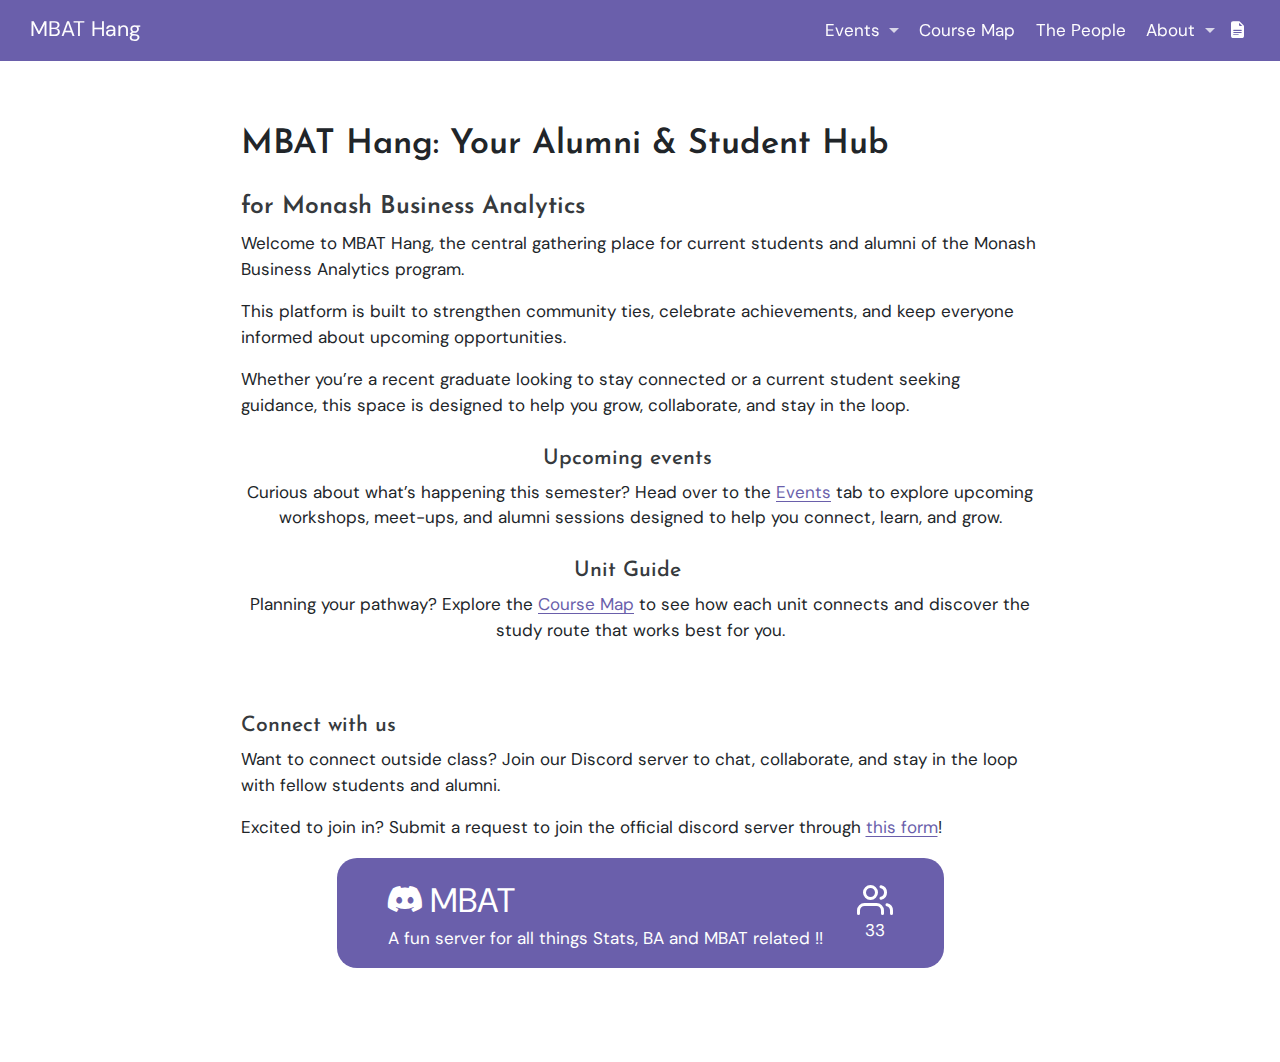
<file: index.html>
<!DOCTYPE html>
<html xmlns="http://www.w3.org/1999/xhtml" lang="en" xml:lang="en"><head>

<meta charset="utf-8">
<meta name="generator" content="quarto-1.7.32">

<meta name="viewport" content="width=device-width, initial-scale=1.0, user-scalable=yes">


<title>MBAT Hang</title>
<style>
code{white-space: pre-wrap;}
span.smallcaps{font-variant: small-caps;}
div.columns{display: flex; gap: min(4vw, 1.5em);}
div.column{flex: auto; overflow-x: auto;}
div.hanging-indent{margin-left: 1.5em; text-indent: -1.5em;}
ul.task-list{list-style: none;}
ul.task-list li input[type="checkbox"] {
  width: 0.8em;
  margin: 0 0.8em 0.2em -1em; /* quarto-specific, see https://github.com/quarto-dev/quarto-cli/issues/4556 */ 
  vertical-align: middle;
}
</style>


<script src="site_libs/quarto-nav/quarto-nav.js"></script>
<script src="site_libs/clipboard/clipboard.min.js"></script>
<script src="site_libs/quarto-search/autocomplete.umd.js"></script>
<script src="site_libs/quarto-search/fuse.min.js"></script>
<script src="site_libs/quarto-search/quarto-search.js"></script>
<meta name="quarto:offset" content="./">
<script src="site_libs/quarto-html/quarto.js" type="module"></script>
<script src="site_libs/quarto-html/tabsets/tabsets.js" type="module"></script>
<script src="site_libs/quarto-html/popper.min.js"></script>
<script src="site_libs/quarto-html/tippy.umd.min.js"></script>
<script src="site_libs/quarto-html/anchor.min.js"></script>
<link href="site_libs/quarto-html/tippy.css" rel="stylesheet">
<link href="site_libs/quarto-html/quarto-syntax-highlighting-bd1cbf55dbcebeb55868b6defe49ed7b.css" rel="stylesheet" id="quarto-text-highlighting-styles">
<script src="site_libs/bootstrap/bootstrap.min.js"></script>
<link href="site_libs/bootstrap/bootstrap-icons.css" rel="stylesheet">
<link href="site_libs/bootstrap/bootstrap-0cffda10bfefa6bafec99be425b0e929.min.css" rel="stylesheet" append-hash="true" id="quarto-bootstrap" data-mode="light">
<script id="quarto-search-options" type="application/json">{
  "location": "navbar",
  "copy-button": false,
  "collapse-after": 3,
  "panel-placement": "end",
  "type": "overlay",
  "limit": 50,
  "keyboard-shortcut": [
    "f",
    "/",
    "s"
  ],
  "show-item-context": false,
  "language": {
    "search-no-results-text": "No results",
    "search-matching-documents-text": "matching documents",
    "search-copy-link-title": "Copy link to search",
    "search-hide-matches-text": "Hide additional matches",
    "search-more-match-text": "more match in this document",
    "search-more-matches-text": "more matches in this document",
    "search-clear-button-title": "Clear",
    "search-text-placeholder": "",
    "search-detached-cancel-button-title": "Cancel",
    "search-submit-button-title": "Submit",
    "search-label": "Search"
  }
}</script>


<link rel="stylesheet" href="styles.css">
</head>

<body class="nav-fixed fullcontent quarto-light">

<div id="quarto-search-results"></div>
  <header id="quarto-header" class="headroom fixed-top">
    <nav class="navbar navbar-expand-lg " data-bs-theme="dark">
      <div class="navbar-container container-fluid">
      <div class="navbar-brand-container mx-auto">
    <a class="navbar-brand" href="./index.html">
    <span class="navbar-title">MBAT Hang</span>
    </a>
  </div>
          <button class="navbar-toggler" type="button" data-bs-toggle="collapse" data-bs-target="#navbarCollapse" aria-controls="navbarCollapse" role="menu" aria-expanded="false" aria-label="Toggle navigation" onclick="if (window.quartoToggleHeadroom) { window.quartoToggleHeadroom(); }">
  <span class="navbar-toggler-icon"></span>
</button>
          <div class="collapse navbar-collapse" id="navbarCollapse">
            <ul class="navbar-nav navbar-nav-scroll ms-auto">
  <li class="nav-item dropdown ">
    <a class="nav-link dropdown-toggle" href="#" id="nav-menu-events" role="link" data-bs-toggle="dropdown" aria-expanded="false">
 <span class="menu-text">Events</span>
    </a>
    <ul class="dropdown-menu dropdown-menu-end" aria-labelledby="nav-menu-events">    
        <li>
    <a class="dropdown-item" href="./events.html">
 <span class="dropdown-text">Schedule</span></a>
  </li>  
    </ul>
  </li>
  <li class="nav-item">
    <a class="nav-link" href="./course_map.html"> 
<span class="menu-text">Course Map</span></a>
  </li>  
  <li class="nav-item">
    <a class="nav-link" href="./people.html"> 
<span class="menu-text">The People</span></a>
  </li>  
  <li class="nav-item dropdown ">
    <a class="nav-link dropdown-toggle" href="#" id="nav-menu-about" role="link" data-bs-toggle="dropdown" aria-expanded="false">
 <span class="menu-text">About</span>
    </a>
    <ul class="dropdown-menu dropdown-menu-end" aria-labelledby="nav-menu-about">    
        <li>
    <a class="dropdown-item" href="./coc.html">
 <span class="dropdown-text">Code of Conduct</span></a>
  </li>  
    </ul>
  </li>
</ul>
          </div> <!-- /navcollapse -->
            <div class="quarto-navbar-tools">
    <a href="https://forms.gle/F8naqubjujRqYnN9A" title="" class="quarto-navigation-tool px-1" aria-label=""><i class="bi bi-file-earmark-text-fill"></i></a>
</div>
      </div> <!-- /container-fluid -->
    </nav>
</header>
<!-- content -->
<div id="quarto-content" class="quarto-container page-columns page-rows-contents page-layout-article page-navbar">
<!-- sidebar -->
<!-- margin-sidebar -->
    
<!-- main -->
<main class="content" id="quarto-document-content"><header id="title-block-header" class="quarto-title-block"></header>




<section id="mbat-hang-your-alumni-student-hub" class="level1">
<h1>MBAT Hang: Your Alumni &amp; Student Hub</h1>
<section id="for-monash-business-analytics" class="level3">
<h3 class="anchored" data-anchor-id="for-monash-business-analytics">for Monash Business Analytics</h3>
<p>Welcome to MBAT Hang, the central gathering place for current students and alumni of the Monash Business Analytics program.</p>
<p>This platform is built to strengthen community ties, celebrate achievements, and keep everyone informed about upcoming opportunities.</p>
<p>Whether you’re a recent graduate looking to stay connected or a current student seeking guidance, this space is designed to help you grow, collaborate, and stay in the loop.</p>
<div class="resources-list">
<section id="upcoming-events" class="level4 resource" style="text-align: center">
<h4 class="anchored" data-anchor-id="upcoming-events">Upcoming events</h4>
<p>Curious about what’s happening this semester? Head over to the <a href="./events.html">Events</a> tab to explore upcoming workshops, meet-ups, and alumni sessions designed to help you connect, learn, and grow.</p>
</section>
<section id="unit-guide" class="level4 resource" style="text-align: center">
<h4 class="anchored" data-anchor-id="unit-guide">Unit Guide</h4>
<p>Planning your pathway? Explore the <a href="./course_map.html">Course Map</a> to see how each unit connects and discover the study route that works best for you.</p>
</section>
</div>
<p><br></p>
<section id="connect-with-us" class="level4 resource">
<h4 class="anchored" data-anchor-id="connect-with-us">Connect with us</h4>
<p>Want to connect outside class? Join our Discord server to chat, collaborate, and stay in the loop with fellow students and alumni.</p>
<p>Excited to join in? Submit a request to join the official discord server through <a href="https://forms.gle/F8naqubjujRqYnN9A">this form</a>!</p>
<div class="discord-server" style="width: fit-content; margin: 0 auto">
<style>
  /* Container */
  .server-card{
    display: flex;
    flex-direction: row;
    align-items:center;
    background:var(--brand-purple);
    padding: 1rem;
    border-radius: 20px;
    box-shadow:var(--shadow);
    color:var(--brand-white);
    margin-bottom: 1rem;
    gap: 2rem;
    cursor: pointer;
    width: fit-content
  }

  /* Text column */
  .server-meta{
    display:flex;
    flex-direction: row;
    gap:4px;
  }

  /* User count chip */
  .users{
    margin-left:auto;
    display:flex;
    align-items:center;
  }
  .users .count{
    text-align:center;
    background:var(--glass);
  }

</style>
<!-- Example card -->
<a href="https://discord.gg/j7C7kGTXfJ" style="text-decoration: none">
  <div class="server-card" id="server-card-1">
    <div style="padding-left: 2rem"> 
    <div style="font-size: 2rem" class="server-name-card"> <i class="bi bi-discord"></i> MBAT </div> 
      <div class="server-desc" id="server-desc-1">A fun server for all things Stats, BA and MBAT related !!</div>
    </div>
    <div style="padding-right: 2rem">
    <div class="label" style="display: flex; flex-direction: column; align-items: center">
        <svg viewbox="0 0 24 24" width="36" height="36" stroke="currentColor" stroke-width="2" fill="none" stroke-linecap="round" stroke-linejoin="round" class="css-i6dzq1"><path d="M17 21v-2a4 4 0 0 0-4-4H5a4 4 0 0 0-4 4v2"></path><circle cx="9" cy="7" r="4"></circle><path d="M23 21v-2a4 4 0 0 0-3-3.87"></path><path d="M16 3.13a4 4 0 0 1 0 7.75"></path></svg>
        <div class="count" id="user-count-1">33</div>
      </div>
    </div>
  </div>
</a>

<script>
  fetch("https://discord.com/api/invites/j7C7kGTXfJ")
    .then((resp) => {
    if(resp.ok) {
      return resp.json()
    } else {
    throw new Error("Discord server data broken")
    }
    })
    .then((json) => {
      document.querySelector(".server-name-card").innerHTML = json.guild.name
      document.querySelector(".server-desc").innerHTML = json.guild.description
      document.querySelector("#user-count-1").innerHTML = json.profile.member_count
    })
</script>
</div>
</section>


</section>
</section>

</main> <!-- /main -->
<script id="quarto-html-after-body" type="application/javascript">
  window.document.addEventListener("DOMContentLoaded", function (event) {
    const icon = "";
    const anchorJS = new window.AnchorJS();
    anchorJS.options = {
      placement: 'right',
      icon: icon
    };
    anchorJS.add('.anchored');
    const isCodeAnnotation = (el) => {
      for (const clz of el.classList) {
        if (clz.startsWith('code-annotation-')) {                     
          return true;
        }
      }
      return false;
    }
    const onCopySuccess = function(e) {
      // button target
      const button = e.trigger;
      // don't keep focus
      button.blur();
      // flash "checked"
      button.classList.add('code-copy-button-checked');
      var currentTitle = button.getAttribute("title");
      button.setAttribute("title", "Copied!");
      let tooltip;
      if (window.bootstrap) {
        button.setAttribute("data-bs-toggle", "tooltip");
        button.setAttribute("data-bs-placement", "left");
        button.setAttribute("data-bs-title", "Copied!");
        tooltip = new bootstrap.Tooltip(button, 
          { trigger: "manual", 
            customClass: "code-copy-button-tooltip",
            offset: [0, -8]});
        tooltip.show();    
      }
      setTimeout(function() {
        if (tooltip) {
          tooltip.hide();
          button.removeAttribute("data-bs-title");
          button.removeAttribute("data-bs-toggle");
          button.removeAttribute("data-bs-placement");
        }
        button.setAttribute("title", currentTitle);
        button.classList.remove('code-copy-button-checked');
      }, 1000);
      // clear code selection
      e.clearSelection();
    }
    const getTextToCopy = function(trigger) {
        const codeEl = trigger.previousElementSibling.cloneNode(true);
        for (const childEl of codeEl.children) {
          if (isCodeAnnotation(childEl)) {
            childEl.remove();
          }
        }
        return codeEl.innerText;
    }
    const clipboard = new window.ClipboardJS('.code-copy-button:not([data-in-quarto-modal])', {
      text: getTextToCopy
    });
    clipboard.on('success', onCopySuccess);
    if (window.document.getElementById('quarto-embedded-source-code-modal')) {
      const clipboardModal = new window.ClipboardJS('.code-copy-button[data-in-quarto-modal]', {
        text: getTextToCopy,
        container: window.document.getElementById('quarto-embedded-source-code-modal')
      });
      clipboardModal.on('success', onCopySuccess);
    }
      var localhostRegex = new RegExp(/^(?:http|https):\/\/localhost\:?[0-9]*\//);
      var mailtoRegex = new RegExp(/^mailto:/);
        var filterRegex = new RegExp("https:\/\/mbat\.numbat\.space");
      var isInternal = (href) => {
          return filterRegex.test(href) || localhostRegex.test(href) || mailtoRegex.test(href);
      }
      // Inspect non-navigation links and adorn them if external
     var links = window.document.querySelectorAll('a[href]:not(.nav-link):not(.navbar-brand):not(.toc-action):not(.sidebar-link):not(.sidebar-item-toggle):not(.pagination-link):not(.no-external):not([aria-hidden]):not(.dropdown-item):not(.quarto-navigation-tool):not(.about-link)');
      for (var i=0; i<links.length; i++) {
        const link = links[i];
        if (!isInternal(link.href)) {
          // undo the damage that might have been done by quarto-nav.js in the case of
          // links that we want to consider external
          if (link.dataset.originalHref !== undefined) {
            link.href = link.dataset.originalHref;
          }
        }
      }
    function tippyHover(el, contentFn, onTriggerFn, onUntriggerFn) {
      const config = {
        allowHTML: true,
        maxWidth: 500,
        delay: 100,
        arrow: false,
        appendTo: function(el) {
            return el.parentElement;
        },
        interactive: true,
        interactiveBorder: 10,
        theme: 'quarto',
        placement: 'bottom-start',
      };
      if (contentFn) {
        config.content = contentFn;
      }
      if (onTriggerFn) {
        config.onTrigger = onTriggerFn;
      }
      if (onUntriggerFn) {
        config.onUntrigger = onUntriggerFn;
      }
      window.tippy(el, config); 
    }
    const noterefs = window.document.querySelectorAll('a[role="doc-noteref"]');
    for (var i=0; i<noterefs.length; i++) {
      const ref = noterefs[i];
      tippyHover(ref, function() {
        // use id or data attribute instead here
        let href = ref.getAttribute('data-footnote-href') || ref.getAttribute('href');
        try { href = new URL(href).hash; } catch {}
        const id = href.replace(/^#\/?/, "");
        const note = window.document.getElementById(id);
        if (note) {
          return note.innerHTML;
        } else {
          return "";
        }
      });
    }
    const xrefs = window.document.querySelectorAll('a.quarto-xref');
    const processXRef = (id, note) => {
      // Strip column container classes
      const stripColumnClz = (el) => {
        el.classList.remove("page-full", "page-columns");
        if (el.children) {
          for (const child of el.children) {
            stripColumnClz(child);
          }
        }
      }
      stripColumnClz(note)
      if (id === null || id.startsWith('sec-')) {
        // Special case sections, only their first couple elements
        const container = document.createElement("div");
        if (note.children && note.children.length > 2) {
          container.appendChild(note.children[0].cloneNode(true));
          for (let i = 1; i < note.children.length; i++) {
            const child = note.children[i];
            if (child.tagName === "P" && child.innerText === "") {
              continue;
            } else {
              container.appendChild(child.cloneNode(true));
              break;
            }
          }
          if (window.Quarto?.typesetMath) {
            window.Quarto.typesetMath(container);
          }
          return container.innerHTML
        } else {
          if (window.Quarto?.typesetMath) {
            window.Quarto.typesetMath(note);
          }
          return note.innerHTML;
        }
      } else {
        // Remove any anchor links if they are present
        const anchorLink = note.querySelector('a.anchorjs-link');
        if (anchorLink) {
          anchorLink.remove();
        }
        if (window.Quarto?.typesetMath) {
          window.Quarto.typesetMath(note);
        }
        if (note.classList.contains("callout")) {
          return note.outerHTML;
        } else {
          return note.innerHTML;
        }
      }
    }
    for (var i=0; i<xrefs.length; i++) {
      const xref = xrefs[i];
      tippyHover(xref, undefined, function(instance) {
        instance.disable();
        let url = xref.getAttribute('href');
        let hash = undefined; 
        if (url.startsWith('#')) {
          hash = url;
        } else {
          try { hash = new URL(url).hash; } catch {}
        }
        if (hash) {
          const id = hash.replace(/^#\/?/, "");
          const note = window.document.getElementById(id);
          if (note !== null) {
            try {
              const html = processXRef(id, note.cloneNode(true));
              instance.setContent(html);
            } finally {
              instance.enable();
              instance.show();
            }
          } else {
            // See if we can fetch this
            fetch(url.split('#')[0])
            .then(res => res.text())
            .then(html => {
              const parser = new DOMParser();
              const htmlDoc = parser.parseFromString(html, "text/html");
              const note = htmlDoc.getElementById(id);
              if (note !== null) {
                const html = processXRef(id, note);
                instance.setContent(html);
              } 
            }).finally(() => {
              instance.enable();
              instance.show();
            });
          }
        } else {
          // See if we can fetch a full url (with no hash to target)
          // This is a special case and we should probably do some content thinning / targeting
          fetch(url)
          .then(res => res.text())
          .then(html => {
            const parser = new DOMParser();
            const htmlDoc = parser.parseFromString(html, "text/html");
            const note = htmlDoc.querySelector('main.content');
            if (note !== null) {
              // This should only happen for chapter cross references
              // (since there is no id in the URL)
              // remove the first header
              if (note.children.length > 0 && note.children[0].tagName === "HEADER") {
                note.children[0].remove();
              }
              const html = processXRef(null, note);
              instance.setContent(html);
            } 
          }).finally(() => {
            instance.enable();
            instance.show();
          });
        }
      }, function(instance) {
      });
    }
        let selectedAnnoteEl;
        const selectorForAnnotation = ( cell, annotation) => {
          let cellAttr = 'data-code-cell="' + cell + '"';
          let lineAttr = 'data-code-annotation="' +  annotation + '"';
          const selector = 'span[' + cellAttr + '][' + lineAttr + ']';
          return selector;
        }
        const selectCodeLines = (annoteEl) => {
          const doc = window.document;
          const targetCell = annoteEl.getAttribute("data-target-cell");
          const targetAnnotation = annoteEl.getAttribute("data-target-annotation");
          const annoteSpan = window.document.querySelector(selectorForAnnotation(targetCell, targetAnnotation));
          const lines = annoteSpan.getAttribute("data-code-lines").split(",");
          const lineIds = lines.map((line) => {
            return targetCell + "-" + line;
          })
          let top = null;
          let height = null;
          let parent = null;
          if (lineIds.length > 0) {
              //compute the position of the single el (top and bottom and make a div)
              const el = window.document.getElementById(lineIds[0]);
              top = el.offsetTop;
              height = el.offsetHeight;
              parent = el.parentElement.parentElement;
            if (lineIds.length > 1) {
              const lastEl = window.document.getElementById(lineIds[lineIds.length - 1]);
              const bottom = lastEl.offsetTop + lastEl.offsetHeight;
              height = bottom - top;
            }
            if (top !== null && height !== null && parent !== null) {
              // cook up a div (if necessary) and position it 
              let div = window.document.getElementById("code-annotation-line-highlight");
              if (div === null) {
                div = window.document.createElement("div");
                div.setAttribute("id", "code-annotation-line-highlight");
                div.style.position = 'absolute';
                parent.appendChild(div);
              }
              div.style.top = top - 2 + "px";
              div.style.height = height + 4 + "px";
              div.style.left = 0;
              let gutterDiv = window.document.getElementById("code-annotation-line-highlight-gutter");
              if (gutterDiv === null) {
                gutterDiv = window.document.createElement("div");
                gutterDiv.setAttribute("id", "code-annotation-line-highlight-gutter");
                gutterDiv.style.position = 'absolute';
                const codeCell = window.document.getElementById(targetCell);
                const gutter = codeCell.querySelector('.code-annotation-gutter');
                gutter.appendChild(gutterDiv);
              }
              gutterDiv.style.top = top - 2 + "px";
              gutterDiv.style.height = height + 4 + "px";
            }
            selectedAnnoteEl = annoteEl;
          }
        };
        const unselectCodeLines = () => {
          const elementsIds = ["code-annotation-line-highlight", "code-annotation-line-highlight-gutter"];
          elementsIds.forEach((elId) => {
            const div = window.document.getElementById(elId);
            if (div) {
              div.remove();
            }
          });
          selectedAnnoteEl = undefined;
        };
          // Handle positioning of the toggle
      window.addEventListener(
        "resize",
        throttle(() => {
          elRect = undefined;
          if (selectedAnnoteEl) {
            selectCodeLines(selectedAnnoteEl);
          }
        }, 10)
      );
      function throttle(fn, ms) {
      let throttle = false;
      let timer;
        return (...args) => {
          if(!throttle) { // first call gets through
              fn.apply(this, args);
              throttle = true;
          } else { // all the others get throttled
              if(timer) clearTimeout(timer); // cancel #2
              timer = setTimeout(() => {
                fn.apply(this, args);
                timer = throttle = false;
              }, ms);
          }
        };
      }
        // Attach click handler to the DT
        const annoteDls = window.document.querySelectorAll('dt[data-target-cell]');
        for (const annoteDlNode of annoteDls) {
          annoteDlNode.addEventListener('click', (event) => {
            const clickedEl = event.target;
            if (clickedEl !== selectedAnnoteEl) {
              unselectCodeLines();
              const activeEl = window.document.querySelector('dt[data-target-cell].code-annotation-active');
              if (activeEl) {
                activeEl.classList.remove('code-annotation-active');
              }
              selectCodeLines(clickedEl);
              clickedEl.classList.add('code-annotation-active');
            } else {
              // Unselect the line
              unselectCodeLines();
              clickedEl.classList.remove('code-annotation-active');
            }
          });
        }
    const findCites = (el) => {
      const parentEl = el.parentElement;
      if (parentEl) {
        const cites = parentEl.dataset.cites;
        if (cites) {
          return {
            el,
            cites: cites.split(' ')
          };
        } else {
          return findCites(el.parentElement)
        }
      } else {
        return undefined;
      }
    };
    var bibliorefs = window.document.querySelectorAll('a[role="doc-biblioref"]');
    for (var i=0; i<bibliorefs.length; i++) {
      const ref = bibliorefs[i];
      const citeInfo = findCites(ref);
      if (citeInfo) {
        tippyHover(citeInfo.el, function() {
          var popup = window.document.createElement('div');
          citeInfo.cites.forEach(function(cite) {
            var citeDiv = window.document.createElement('div');
            citeDiv.classList.add('hanging-indent');
            citeDiv.classList.add('csl-entry');
            var biblioDiv = window.document.getElementById('ref-' + cite);
            if (biblioDiv) {
              citeDiv.innerHTML = biblioDiv.innerHTML;
            }
            popup.appendChild(citeDiv);
          });
          return popup.innerHTML;
        });
      }
    }
  });
  </script>
</div> <!-- /content -->




</body></html>
</file>
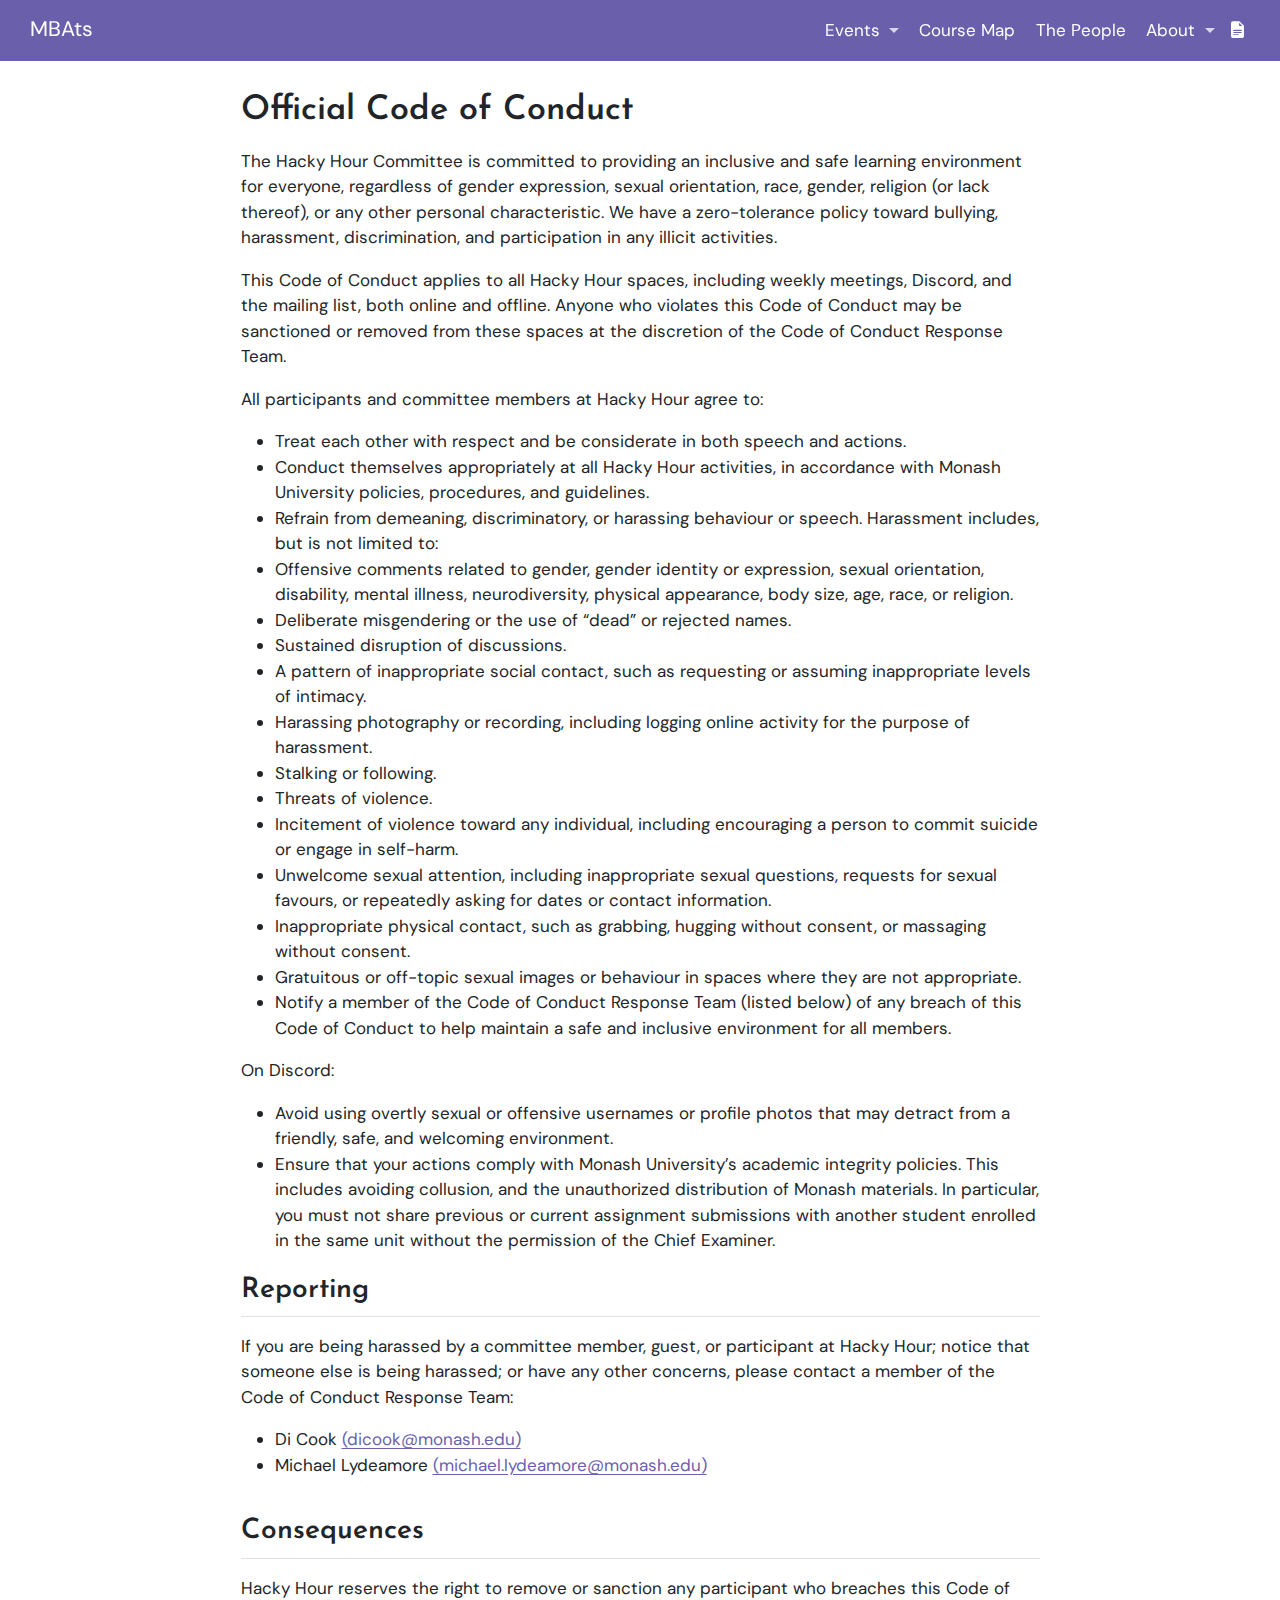
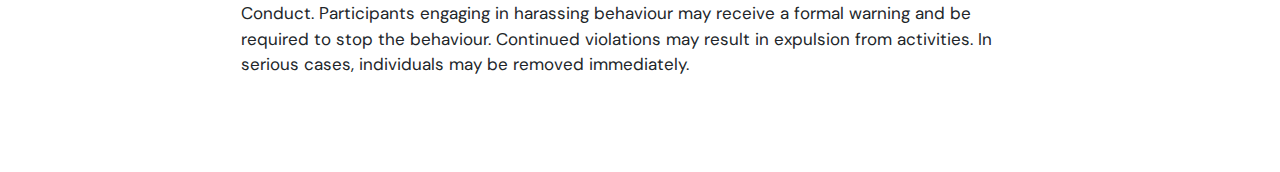
<file: coc.html>
<!DOCTYPE html>
<html xmlns="http://www.w3.org/1999/xhtml" lang="en" xml:lang="en"><head>

<meta charset="utf-8">
<meta name="generator" content="quarto-1.7.32">

<meta name="viewport" content="width=device-width, initial-scale=1.0, user-scalable=yes">


<title>Official Code of Conduct – MBAts</title>
<style>
code{white-space: pre-wrap;}
span.smallcaps{font-variant: small-caps;}
div.columns{display: flex; gap: min(4vw, 1.5em);}
div.column{flex: auto; overflow-x: auto;}
div.hanging-indent{margin-left: 1.5em; text-indent: -1.5em;}
ul.task-list{list-style: none;}
ul.task-list li input[type="checkbox"] {
  width: 0.8em;
  margin: 0 0.8em 0.2em -1em; /* quarto-specific, see https://github.com/quarto-dev/quarto-cli/issues/4556 */ 
  vertical-align: middle;
}
</style>


<script src="site_libs/quarto-nav/quarto-nav.js"></script>
<script src="site_libs/clipboard/clipboard.min.js"></script>
<script src="site_libs/quarto-search/autocomplete.umd.js"></script>
<script src="site_libs/quarto-search/fuse.min.js"></script>
<script src="site_libs/quarto-search/quarto-search.js"></script>
<meta name="quarto:offset" content="./">
<script src="site_libs/quarto-html/quarto.js" type="module"></script>
<script src="site_libs/quarto-html/tabsets/tabsets.js" type="module"></script>
<script src="site_libs/quarto-html/popper.min.js"></script>
<script src="site_libs/quarto-html/tippy.umd.min.js"></script>
<script src="site_libs/quarto-html/anchor.min.js"></script>
<link href="site_libs/quarto-html/tippy.css" rel="stylesheet">
<link href="site_libs/quarto-html/quarto-syntax-highlighting-bd1cbf55dbcebeb55868b6defe49ed7b.css" rel="stylesheet" id="quarto-text-highlighting-styles">
<script src="site_libs/bootstrap/bootstrap.min.js"></script>
<link href="site_libs/bootstrap/bootstrap-icons.css" rel="stylesheet">
<link href="site_libs/bootstrap/bootstrap-0cffda10bfefa6bafec99be425b0e929.min.css" rel="stylesheet" append-hash="true" id="quarto-bootstrap" data-mode="light">
<script id="quarto-search-options" type="application/json">{
  "location": "navbar",
  "copy-button": false,
  "collapse-after": 3,
  "panel-placement": "end",
  "type": "overlay",
  "limit": 50,
  "keyboard-shortcut": [
    "f",
    "/",
    "s"
  ],
  "show-item-context": false,
  "language": {
    "search-no-results-text": "No results",
    "search-matching-documents-text": "matching documents",
    "search-copy-link-title": "Copy link to search",
    "search-hide-matches-text": "Hide additional matches",
    "search-more-match-text": "more match in this document",
    "search-more-matches-text": "more matches in this document",
    "search-clear-button-title": "Clear",
    "search-text-placeholder": "",
    "search-detached-cancel-button-title": "Cancel",
    "search-submit-button-title": "Submit",
    "search-label": "Search"
  }
}</script>


<link rel="stylesheet" href="styles.css">
</head>

<body class="nav-fixed fullcontent quarto-light">

<div id="quarto-search-results"></div>
  <header id="quarto-header" class="headroom fixed-top">
    <nav class="navbar navbar-expand-lg " data-bs-theme="dark">
      <div class="navbar-container container-fluid">
      <div class="navbar-brand-container mx-auto">
    <a class="navbar-brand" href="./index.html">
    <span class="navbar-title">MBAts</span>
    </a>
  </div>
          <button class="navbar-toggler" type="button" data-bs-toggle="collapse" data-bs-target="#navbarCollapse" aria-controls="navbarCollapse" role="menu" aria-expanded="false" aria-label="Toggle navigation" onclick="if (window.quartoToggleHeadroom) { window.quartoToggleHeadroom(); }">
  <span class="navbar-toggler-icon"></span>
</button>
          <div class="collapse navbar-collapse" id="navbarCollapse">
            <ul class="navbar-nav navbar-nav-scroll ms-auto">
  <li class="nav-item dropdown ">
    <a class="nav-link dropdown-toggle" href="#" id="nav-menu-events" role="link" data-bs-toggle="dropdown" aria-expanded="false">
 <span class="menu-text">Events</span>
    </a>
    <ul class="dropdown-menu dropdown-menu-end" aria-labelledby="nav-menu-events">    
        <li>
    <a class="dropdown-item" href="./events.html">
 <span class="dropdown-text">Schedule</span></a>
  </li>  
    </ul>
  </li>
  <li class="nav-item">
    <a class="nav-link" href="./course_map.html"> 
<span class="menu-text">Course Map</span></a>
  </li>  
  <li class="nav-item">
    <a class="nav-link" href="./people.html"> 
<span class="menu-text">The People</span></a>
  </li>  
  <li class="nav-item dropdown ">
    <a class="nav-link dropdown-toggle" href="#" id="nav-menu-about" role="link" data-bs-toggle="dropdown" aria-expanded="false">
 <span class="menu-text">About</span>
    </a>
    <ul class="dropdown-menu dropdown-menu-end" aria-labelledby="nav-menu-about">    
        <li>
    <a class="dropdown-item" href="./coc.html">
 <span class="dropdown-text">Code of Conduct</span></a>
  </li>  
    </ul>
  </li>
</ul>
          </div> <!-- /navcollapse -->
            <div class="quarto-navbar-tools">
    <a href="https://forms.gle/F8naqubjujRqYnN9A" title="" class="quarto-navigation-tool px-1" aria-label=""><i class="bi bi-file-earmark-text-fill"></i></a>
</div>
      </div> <!-- /container-fluid -->
    </nav>
</header>
<!-- content -->
<div id="quarto-content" class="quarto-container page-columns page-rows-contents page-layout-article page-navbar">
<!-- sidebar -->
<!-- margin-sidebar -->
    
<!-- main -->
<main class="content" id="quarto-document-content">

<header id="title-block-header" class="quarto-title-block default">
<div class="quarto-title">
<h1 class="title">Official Code of Conduct</h1>
</div>



<div class="quarto-title-meta">

    
  
    
  </div>
  


</header>


<p>The Hacky Hour Committee is committed to providing an inclusive and safe learning environment for everyone, regardless of gender expression, sexual orientation, race, gender, religion (or lack thereof), or any other personal characteristic. We have a zero-tolerance policy toward bullying, harassment, discrimination, and participation in any illicit activities.</p>
<p>This Code of Conduct applies to all Hacky Hour spaces, including weekly meetings, Discord, and the mailing list, both online and offline. Anyone who violates this Code of Conduct may be sanctioned or removed from these spaces at the discretion of the Code of Conduct Response Team.</p>
<p>All participants and committee members at Hacky Hour agree to:</p>
<ul>
<li>Treat each other with respect and be considerate in both speech and actions.</li>
<li>Conduct themselves appropriately at all Hacky Hour activities, in accordance with Monash University policies, procedures, and guidelines.</li>
<li>Refrain from demeaning, discriminatory, or harassing behaviour or speech. Harassment includes, but is not limited to:</li>
<li>Offensive comments related to gender, gender identity or expression, sexual orientation, disability, mental illness, neurodiversity, physical appearance, body size, age, race, or religion.</li>
<li>Deliberate misgendering or the use of “dead” or rejected names.</li>
<li>Sustained disruption of discussions.</li>
<li>A pattern of inappropriate social contact, such as requesting or assuming inappropriate levels of intimacy.</li>
<li>Harassing photography or recording, including logging online activity for the purpose of harassment.</li>
<li>Stalking or following.</li>
<li>Threats of violence.</li>
<li>Incitement of violence toward any individual, including encouraging a person to commit suicide or engage in self-harm.</li>
<li>Unwelcome sexual attention, including inappropriate sexual questions, requests for sexual favours, or repeatedly asking for dates or contact information.</li>
<li>Inappropriate physical contact, such as grabbing, hugging without consent, or massaging without consent.</li>
<li>Gratuitous or off-topic sexual images or behaviour in spaces where they are not appropriate.</li>
<li>Notify a member of the Code of Conduct Response Team (listed below) of any breach of this Code of Conduct to help maintain a safe and inclusive environment for all members.</li>
</ul>
<p>On Discord:</p>
<ul>
<li>Avoid using overtly sexual or offensive usernames or profile photos that may detract from a friendly, safe, and welcoming environment.</li>
<li>Ensure that your actions comply with Monash University’s academic integrity policies. This includes avoiding collusion, and the unauthorized distribution of Monash materials. In particular, you must not share previous or current assignment submissions with another student enrolled in the same unit without the permission of the Chief Examiner.</li>
</ul>
<section id="reporting" class="level2">
<h2 class="anchored" data-anchor-id="reporting">Reporting</h2>
<p>If you are being harassed by a committee member, guest, or participant at Hacky Hour; notice that someone else is being harassed; or have any other concerns, please contact a member of the Code of Conduct Response Team:</p>
<ul>
<li>Di Cook <a href="mailto:dicook@monash.edu">(dicook@monash.edu)</a></li>
<li>Michael Lydeamore <a href="mailto:michael.lydeamore@monash.edu">(michael.lydeamore@monash.edu)</a></li>
</ul>
</section>
<section id="consequences" class="level2">
<h2 class="anchored" data-anchor-id="consequences">Consequences</h2>
<p>Hacky Hour reserves the right to remove or sanction any participant who breaches this Code of Conduct. Participants engaging in harassing behaviour may receive a formal warning and be required to stop the behaviour. Continued violations may result in expulsion from activities. In serious cases, individuals may be removed immediately.</p>


</section>

</main> <!-- /main -->
<script id="quarto-html-after-body" type="application/javascript">
  window.document.addEventListener("DOMContentLoaded", function (event) {
    const icon = "";
    const anchorJS = new window.AnchorJS();
    anchorJS.options = {
      placement: 'right',
      icon: icon
    };
    anchorJS.add('.anchored');
    const isCodeAnnotation = (el) => {
      for (const clz of el.classList) {
        if (clz.startsWith('code-annotation-')) {                     
          return true;
        }
      }
      return false;
    }
    const onCopySuccess = function(e) {
      // button target
      const button = e.trigger;
      // don't keep focus
      button.blur();
      // flash "checked"
      button.classList.add('code-copy-button-checked');
      var currentTitle = button.getAttribute("title");
      button.setAttribute("title", "Copied!");
      let tooltip;
      if (window.bootstrap) {
        button.setAttribute("data-bs-toggle", "tooltip");
        button.setAttribute("data-bs-placement", "left");
        button.setAttribute("data-bs-title", "Copied!");
        tooltip = new bootstrap.Tooltip(button, 
          { trigger: "manual", 
            customClass: "code-copy-button-tooltip",
            offset: [0, -8]});
        tooltip.show();    
      }
      setTimeout(function() {
        if (tooltip) {
          tooltip.hide();
          button.removeAttribute("data-bs-title");
          button.removeAttribute("data-bs-toggle");
          button.removeAttribute("data-bs-placement");
        }
        button.setAttribute("title", currentTitle);
        button.classList.remove('code-copy-button-checked');
      }, 1000);
      // clear code selection
      e.clearSelection();
    }
    const getTextToCopy = function(trigger) {
        const codeEl = trigger.previousElementSibling.cloneNode(true);
        for (const childEl of codeEl.children) {
          if (isCodeAnnotation(childEl)) {
            childEl.remove();
          }
        }
        return codeEl.innerText;
    }
    const clipboard = new window.ClipboardJS('.code-copy-button:not([data-in-quarto-modal])', {
      text: getTextToCopy
    });
    clipboard.on('success', onCopySuccess);
    if (window.document.getElementById('quarto-embedded-source-code-modal')) {
      const clipboardModal = new window.ClipboardJS('.code-copy-button[data-in-quarto-modal]', {
        text: getTextToCopy,
        container: window.document.getElementById('quarto-embedded-source-code-modal')
      });
      clipboardModal.on('success', onCopySuccess);
    }
      var localhostRegex = new RegExp(/^(?:http|https):\/\/localhost\:?[0-9]*\//);
      var mailtoRegex = new RegExp(/^mailto:/);
        var filterRegex = new RegExp("https:\/\/mbat\.numbat\.space");
      var isInternal = (href) => {
          return filterRegex.test(href) || localhostRegex.test(href) || mailtoRegex.test(href);
      }
      // Inspect non-navigation links and adorn them if external
     var links = window.document.querySelectorAll('a[href]:not(.nav-link):not(.navbar-brand):not(.toc-action):not(.sidebar-link):not(.sidebar-item-toggle):not(.pagination-link):not(.no-external):not([aria-hidden]):not(.dropdown-item):not(.quarto-navigation-tool):not(.about-link)');
      for (var i=0; i<links.length; i++) {
        const link = links[i];
        if (!isInternal(link.href)) {
          // undo the damage that might have been done by quarto-nav.js in the case of
          // links that we want to consider external
          if (link.dataset.originalHref !== undefined) {
            link.href = link.dataset.originalHref;
          }
        }
      }
    function tippyHover(el, contentFn, onTriggerFn, onUntriggerFn) {
      const config = {
        allowHTML: true,
        maxWidth: 500,
        delay: 100,
        arrow: false,
        appendTo: function(el) {
            return el.parentElement;
        },
        interactive: true,
        interactiveBorder: 10,
        theme: 'quarto',
        placement: 'bottom-start',
      };
      if (contentFn) {
        config.content = contentFn;
      }
      if (onTriggerFn) {
        config.onTrigger = onTriggerFn;
      }
      if (onUntriggerFn) {
        config.onUntrigger = onUntriggerFn;
      }
      window.tippy(el, config); 
    }
    const noterefs = window.document.querySelectorAll('a[role="doc-noteref"]');
    for (var i=0; i<noterefs.length; i++) {
      const ref = noterefs[i];
      tippyHover(ref, function() {
        // use id or data attribute instead here
        let href = ref.getAttribute('data-footnote-href') || ref.getAttribute('href');
        try { href = new URL(href).hash; } catch {}
        const id = href.replace(/^#\/?/, "");
        const note = window.document.getElementById(id);
        if (note) {
          return note.innerHTML;
        } else {
          return "";
        }
      });
    }
    const xrefs = window.document.querySelectorAll('a.quarto-xref');
    const processXRef = (id, note) => {
      // Strip column container classes
      const stripColumnClz = (el) => {
        el.classList.remove("page-full", "page-columns");
        if (el.children) {
          for (const child of el.children) {
            stripColumnClz(child);
          }
        }
      }
      stripColumnClz(note)
      if (id === null || id.startsWith('sec-')) {
        // Special case sections, only their first couple elements
        const container = document.createElement("div");
        if (note.children && note.children.length > 2) {
          container.appendChild(note.children[0].cloneNode(true));
          for (let i = 1; i < note.children.length; i++) {
            const child = note.children[i];
            if (child.tagName === "P" && child.innerText === "") {
              continue;
            } else {
              container.appendChild(child.cloneNode(true));
              break;
            }
          }
          if (window.Quarto?.typesetMath) {
            window.Quarto.typesetMath(container);
          }
          return container.innerHTML
        } else {
          if (window.Quarto?.typesetMath) {
            window.Quarto.typesetMath(note);
          }
          return note.innerHTML;
        }
      } else {
        // Remove any anchor links if they are present
        const anchorLink = note.querySelector('a.anchorjs-link');
        if (anchorLink) {
          anchorLink.remove();
        }
        if (window.Quarto?.typesetMath) {
          window.Quarto.typesetMath(note);
        }
        if (note.classList.contains("callout")) {
          return note.outerHTML;
        } else {
          return note.innerHTML;
        }
      }
    }
    for (var i=0; i<xrefs.length; i++) {
      const xref = xrefs[i];
      tippyHover(xref, undefined, function(instance) {
        instance.disable();
        let url = xref.getAttribute('href');
        let hash = undefined; 
        if (url.startsWith('#')) {
          hash = url;
        } else {
          try { hash = new URL(url).hash; } catch {}
        }
        if (hash) {
          const id = hash.replace(/^#\/?/, "");
          const note = window.document.getElementById(id);
          if (note !== null) {
            try {
              const html = processXRef(id, note.cloneNode(true));
              instance.setContent(html);
            } finally {
              instance.enable();
              instance.show();
            }
          } else {
            // See if we can fetch this
            fetch(url.split('#')[0])
            .then(res => res.text())
            .then(html => {
              const parser = new DOMParser();
              const htmlDoc = parser.parseFromString(html, "text/html");
              const note = htmlDoc.getElementById(id);
              if (note !== null) {
                const html = processXRef(id, note);
                instance.setContent(html);
              } 
            }).finally(() => {
              instance.enable();
              instance.show();
            });
          }
        } else {
          // See if we can fetch a full url (with no hash to target)
          // This is a special case and we should probably do some content thinning / targeting
          fetch(url)
          .then(res => res.text())
          .then(html => {
            const parser = new DOMParser();
            const htmlDoc = parser.parseFromString(html, "text/html");
            const note = htmlDoc.querySelector('main.content');
            if (note !== null) {
              // This should only happen for chapter cross references
              // (since there is no id in the URL)
              // remove the first header
              if (note.children.length > 0 && note.children[0].tagName === "HEADER") {
                note.children[0].remove();
              }
              const html = processXRef(null, note);
              instance.setContent(html);
            } 
          }).finally(() => {
            instance.enable();
            instance.show();
          });
        }
      }, function(instance) {
      });
    }
        let selectedAnnoteEl;
        const selectorForAnnotation = ( cell, annotation) => {
          let cellAttr = 'data-code-cell="' + cell + '"';
          let lineAttr = 'data-code-annotation="' +  annotation + '"';
          const selector = 'span[' + cellAttr + '][' + lineAttr + ']';
          return selector;
        }
        const selectCodeLines = (annoteEl) => {
          const doc = window.document;
          const targetCell = annoteEl.getAttribute("data-target-cell");
          const targetAnnotation = annoteEl.getAttribute("data-target-annotation");
          const annoteSpan = window.document.querySelector(selectorForAnnotation(targetCell, targetAnnotation));
          const lines = annoteSpan.getAttribute("data-code-lines").split(",");
          const lineIds = lines.map((line) => {
            return targetCell + "-" + line;
          })
          let top = null;
          let height = null;
          let parent = null;
          if (lineIds.length > 0) {
              //compute the position of the single el (top and bottom and make a div)
              const el = window.document.getElementById(lineIds[0]);
              top = el.offsetTop;
              height = el.offsetHeight;
              parent = el.parentElement.parentElement;
            if (lineIds.length > 1) {
              const lastEl = window.document.getElementById(lineIds[lineIds.length - 1]);
              const bottom = lastEl.offsetTop + lastEl.offsetHeight;
              height = bottom - top;
            }
            if (top !== null && height !== null && parent !== null) {
              // cook up a div (if necessary) and position it 
              let div = window.document.getElementById("code-annotation-line-highlight");
              if (div === null) {
                div = window.document.createElement("div");
                div.setAttribute("id", "code-annotation-line-highlight");
                div.style.position = 'absolute';
                parent.appendChild(div);
              }
              div.style.top = top - 2 + "px";
              div.style.height = height + 4 + "px";
              div.style.left = 0;
              let gutterDiv = window.document.getElementById("code-annotation-line-highlight-gutter");
              if (gutterDiv === null) {
                gutterDiv = window.document.createElement("div");
                gutterDiv.setAttribute("id", "code-annotation-line-highlight-gutter");
                gutterDiv.style.position = 'absolute';
                const codeCell = window.document.getElementById(targetCell);
                const gutter = codeCell.querySelector('.code-annotation-gutter');
                gutter.appendChild(gutterDiv);
              }
              gutterDiv.style.top = top - 2 + "px";
              gutterDiv.style.height = height + 4 + "px";
            }
            selectedAnnoteEl = annoteEl;
          }
        };
        const unselectCodeLines = () => {
          const elementsIds = ["code-annotation-line-highlight", "code-annotation-line-highlight-gutter"];
          elementsIds.forEach((elId) => {
            const div = window.document.getElementById(elId);
            if (div) {
              div.remove();
            }
          });
          selectedAnnoteEl = undefined;
        };
          // Handle positioning of the toggle
      window.addEventListener(
        "resize",
        throttle(() => {
          elRect = undefined;
          if (selectedAnnoteEl) {
            selectCodeLines(selectedAnnoteEl);
          }
        }, 10)
      );
      function throttle(fn, ms) {
      let throttle = false;
      let timer;
        return (...args) => {
          if(!throttle) { // first call gets through
              fn.apply(this, args);
              throttle = true;
          } else { // all the others get throttled
              if(timer) clearTimeout(timer); // cancel #2
              timer = setTimeout(() => {
                fn.apply(this, args);
                timer = throttle = false;
              }, ms);
          }
        };
      }
        // Attach click handler to the DT
        const annoteDls = window.document.querySelectorAll('dt[data-target-cell]');
        for (const annoteDlNode of annoteDls) {
          annoteDlNode.addEventListener('click', (event) => {
            const clickedEl = event.target;
            if (clickedEl !== selectedAnnoteEl) {
              unselectCodeLines();
              const activeEl = window.document.querySelector('dt[data-target-cell].code-annotation-active');
              if (activeEl) {
                activeEl.classList.remove('code-annotation-active');
              }
              selectCodeLines(clickedEl);
              clickedEl.classList.add('code-annotation-active');
            } else {
              // Unselect the line
              unselectCodeLines();
              clickedEl.classList.remove('code-annotation-active');
            }
          });
        }
    const findCites = (el) => {
      const parentEl = el.parentElement;
      if (parentEl) {
        const cites = parentEl.dataset.cites;
        if (cites) {
          return {
            el,
            cites: cites.split(' ')
          };
        } else {
          return findCites(el.parentElement)
        }
      } else {
        return undefined;
      }
    };
    var bibliorefs = window.document.querySelectorAll('a[role="doc-biblioref"]');
    for (var i=0; i<bibliorefs.length; i++) {
      const ref = bibliorefs[i];
      const citeInfo = findCites(ref);
      if (citeInfo) {
        tippyHover(citeInfo.el, function() {
          var popup = window.document.createElement('div');
          citeInfo.cites.forEach(function(cite) {
            var citeDiv = window.document.createElement('div');
            citeDiv.classList.add('hanging-indent');
            citeDiv.classList.add('csl-entry');
            var biblioDiv = window.document.getElementById('ref-' + cite);
            if (biblioDiv) {
              citeDiv.innerHTML = biblioDiv.innerHTML;
            }
            popup.appendChild(citeDiv);
          });
          return popup.innerHTML;
        });
      }
    }
  });
  </script>
</div> <!-- /content -->




</body></html>
</file>
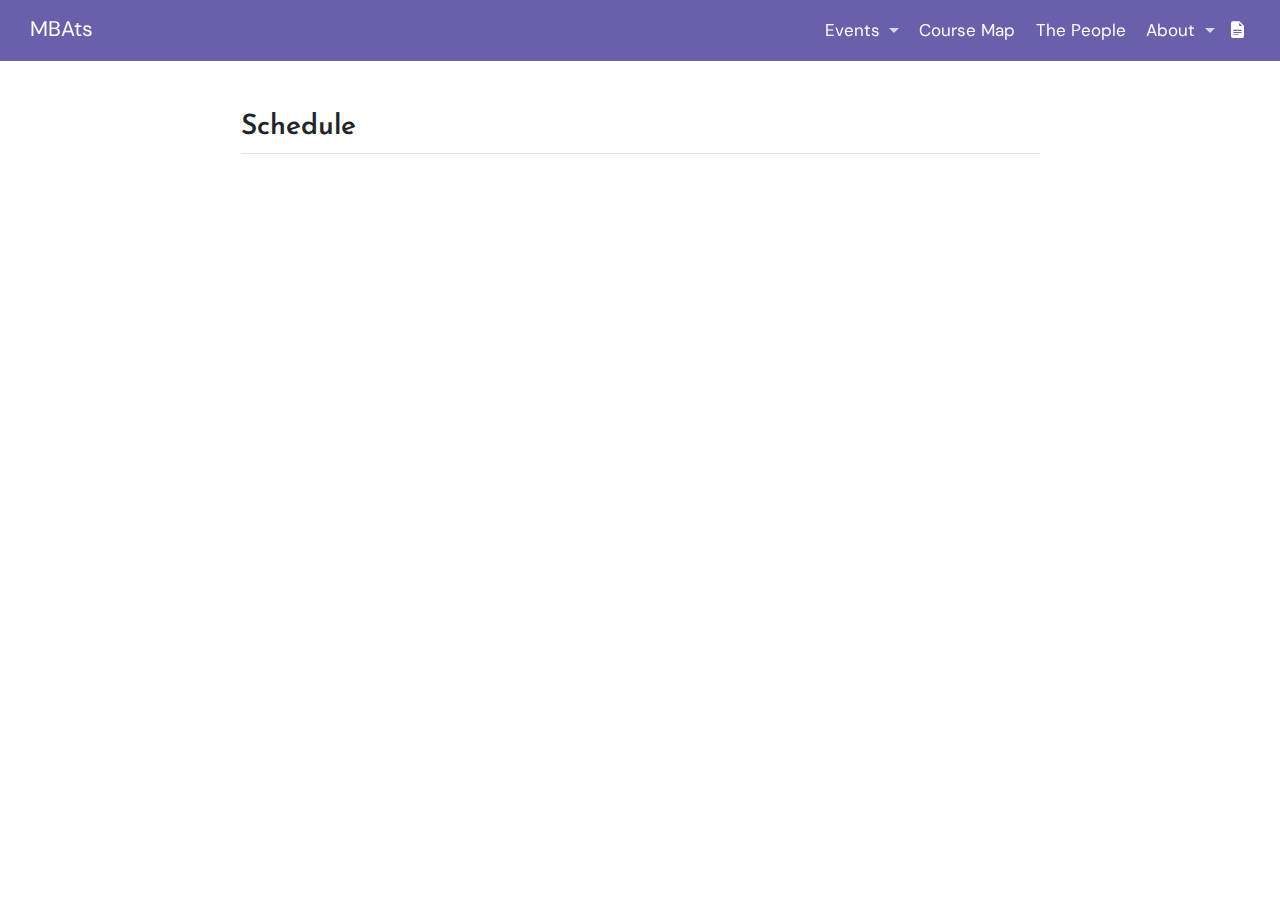
<file: events.html>
<!DOCTYPE html>
<html xmlns="http://www.w3.org/1999/xhtml" lang="en" xml:lang="en"><head>

<meta charset="utf-8">
<meta name="generator" content="quarto-1.7.32">

<meta name="viewport" content="width=device-width, initial-scale=1.0, user-scalable=yes">


<title>Events – MBAts</title>
<style>
code{white-space: pre-wrap;}
span.smallcaps{font-variant: small-caps;}
div.columns{display: flex; gap: min(4vw, 1.5em);}
div.column{flex: auto; overflow-x: auto;}
div.hanging-indent{margin-left: 1.5em; text-indent: -1.5em;}
ul.task-list{list-style: none;}
ul.task-list li input[type="checkbox"] {
  width: 0.8em;
  margin: 0 0.8em 0.2em -1em; /* quarto-specific, see https://github.com/quarto-dev/quarto-cli/issues/4556 */ 
  vertical-align: middle;
}
</style>


<script src="site_libs/quarto-nav/quarto-nav.js"></script>
<script src="site_libs/clipboard/clipboard.min.js"></script>
<script src="site_libs/quarto-search/autocomplete.umd.js"></script>
<script src="site_libs/quarto-search/fuse.min.js"></script>
<script src="site_libs/quarto-search/quarto-search.js"></script>
<meta name="quarto:offset" content="./">
<script src="site_libs/quarto-html/quarto.js" type="module"></script>
<script src="site_libs/quarto-html/tabsets/tabsets.js" type="module"></script>
<script src="site_libs/quarto-html/popper.min.js"></script>
<script src="site_libs/quarto-html/tippy.umd.min.js"></script>
<script src="site_libs/quarto-html/anchor.min.js"></script>
<link href="site_libs/quarto-html/tippy.css" rel="stylesheet">
<link href="site_libs/quarto-html/quarto-syntax-highlighting-bd1cbf55dbcebeb55868b6defe49ed7b.css" rel="stylesheet" id="quarto-text-highlighting-styles">
<script src="site_libs/bootstrap/bootstrap.min.js"></script>
<link href="site_libs/bootstrap/bootstrap-icons.css" rel="stylesheet">
<link href="site_libs/bootstrap/bootstrap-0cffda10bfefa6bafec99be425b0e929.min.css" rel="stylesheet" append-hash="true" id="quarto-bootstrap" data-mode="light">
<script id="quarto-search-options" type="application/json">{
  "location": "navbar",
  "copy-button": false,
  "collapse-after": 3,
  "panel-placement": "end",
  "type": "overlay",
  "limit": 50,
  "keyboard-shortcut": [
    "f",
    "/",
    "s"
  ],
  "show-item-context": false,
  "language": {
    "search-no-results-text": "No results",
    "search-matching-documents-text": "matching documents",
    "search-copy-link-title": "Copy link to search",
    "search-hide-matches-text": "Hide additional matches",
    "search-more-match-text": "more match in this document",
    "search-more-matches-text": "more matches in this document",
    "search-clear-button-title": "Clear",
    "search-text-placeholder": "",
    "search-detached-cancel-button-title": "Cancel",
    "search-submit-button-title": "Submit",
    "search-label": "Search"
  }
}</script>


<link rel="stylesheet" href="styles.css">
</head>

<body class="nav-fixed fullcontent quarto-light">

<div id="quarto-search-results"></div>
  <header id="quarto-header" class="headroom fixed-top">
    <nav class="navbar navbar-expand-lg " data-bs-theme="dark">
      <div class="navbar-container container-fluid">
      <div class="navbar-brand-container mx-auto">
    <a class="navbar-brand" href="./index.html">
    <span class="navbar-title">MBAts</span>
    </a>
  </div>
          <button class="navbar-toggler" type="button" data-bs-toggle="collapse" data-bs-target="#navbarCollapse" aria-controls="navbarCollapse" role="menu" aria-expanded="false" aria-label="Toggle navigation" onclick="if (window.quartoToggleHeadroom) { window.quartoToggleHeadroom(); }">
  <span class="navbar-toggler-icon"></span>
</button>
          <div class="collapse navbar-collapse" id="navbarCollapse">
            <ul class="navbar-nav navbar-nav-scroll ms-auto">
  <li class="nav-item dropdown ">
    <a class="nav-link dropdown-toggle" href="#" id="nav-menu-events" role="link" data-bs-toggle="dropdown" aria-expanded="false">
 <span class="menu-text">Events</span>
    </a>
    <ul class="dropdown-menu dropdown-menu-end" aria-labelledby="nav-menu-events">    
        <li>
    <a class="dropdown-item" href="./events.html">
 <span class="dropdown-text">Schedule</span></a>
  </li>  
    </ul>
  </li>
  <li class="nav-item">
    <a class="nav-link" href="./course_map.html"> 
<span class="menu-text">Course Map</span></a>
  </li>  
  <li class="nav-item">
    <a class="nav-link" href="./people.html"> 
<span class="menu-text">The People</span></a>
  </li>  
  <li class="nav-item dropdown ">
    <a class="nav-link dropdown-toggle" href="#" id="nav-menu-about" role="link" data-bs-toggle="dropdown" aria-expanded="false">
 <span class="menu-text">About</span>
    </a>
    <ul class="dropdown-menu dropdown-menu-end" aria-labelledby="nav-menu-about">    
        <li>
    <a class="dropdown-item" href="./coc.html">
 <span class="dropdown-text">Code of Conduct</span></a>
  </li>  
    </ul>
  </li>
</ul>
          </div> <!-- /navcollapse -->
            <div class="quarto-navbar-tools">
    <a href="https://forms.gle/F8naqubjujRqYnN9A" title="" class="quarto-navigation-tool px-1" aria-label=""><i class="bi bi-file-earmark-text-fill"></i></a>
</div>
      </div> <!-- /container-fluid -->
    </nav>
</header>
<!-- content -->
<div id="quarto-content" class="quarto-container page-columns page-rows-contents page-layout-article page-navbar">
<!-- sidebar -->
<!-- margin-sidebar -->
    
<!-- main -->
<main class="content" id="quarto-document-content"><header id="title-block-header" class="quarto-title-block"></header>




<section id="schedule" class="level2">
<h2 class="anchored" data-anchor-id="schedule">Schedule</h2>
<iframe src="https://calendar.google.com/calendar/embed?src=c_cb244ffd1ca657eb77b95748735c7e5a5d62528a0f3db24b7d6bee40dc75f70e%40group.calendar.google.com&amp;ctz=Australia%2FMelbourne" style="border: 0" width="800" height="600" frameborder="0" scrolling="no">
</iframe>


</section>

</main> <!-- /main -->
<script id="quarto-html-after-body" type="application/javascript">
  window.document.addEventListener("DOMContentLoaded", function (event) {
    const icon = "";
    const anchorJS = new window.AnchorJS();
    anchorJS.options = {
      placement: 'right',
      icon: icon
    };
    anchorJS.add('.anchored');
    const isCodeAnnotation = (el) => {
      for (const clz of el.classList) {
        if (clz.startsWith('code-annotation-')) {                     
          return true;
        }
      }
      return false;
    }
    const onCopySuccess = function(e) {
      // button target
      const button = e.trigger;
      // don't keep focus
      button.blur();
      // flash "checked"
      button.classList.add('code-copy-button-checked');
      var currentTitle = button.getAttribute("title");
      button.setAttribute("title", "Copied!");
      let tooltip;
      if (window.bootstrap) {
        button.setAttribute("data-bs-toggle", "tooltip");
        button.setAttribute("data-bs-placement", "left");
        button.setAttribute("data-bs-title", "Copied!");
        tooltip = new bootstrap.Tooltip(button, 
          { trigger: "manual", 
            customClass: "code-copy-button-tooltip",
            offset: [0, -8]});
        tooltip.show();    
      }
      setTimeout(function() {
        if (tooltip) {
          tooltip.hide();
          button.removeAttribute("data-bs-title");
          button.removeAttribute("data-bs-toggle");
          button.removeAttribute("data-bs-placement");
        }
        button.setAttribute("title", currentTitle);
        button.classList.remove('code-copy-button-checked');
      }, 1000);
      // clear code selection
      e.clearSelection();
    }
    const getTextToCopy = function(trigger) {
        const codeEl = trigger.previousElementSibling.cloneNode(true);
        for (const childEl of codeEl.children) {
          if (isCodeAnnotation(childEl)) {
            childEl.remove();
          }
        }
        return codeEl.innerText;
    }
    const clipboard = new window.ClipboardJS('.code-copy-button:not([data-in-quarto-modal])', {
      text: getTextToCopy
    });
    clipboard.on('success', onCopySuccess);
    if (window.document.getElementById('quarto-embedded-source-code-modal')) {
      const clipboardModal = new window.ClipboardJS('.code-copy-button[data-in-quarto-modal]', {
        text: getTextToCopy,
        container: window.document.getElementById('quarto-embedded-source-code-modal')
      });
      clipboardModal.on('success', onCopySuccess);
    }
      var localhostRegex = new RegExp(/^(?:http|https):\/\/localhost\:?[0-9]*\//);
      var mailtoRegex = new RegExp(/^mailto:/);
        var filterRegex = new RegExp("https:\/\/mbat\.numbat\.space");
      var isInternal = (href) => {
          return filterRegex.test(href) || localhostRegex.test(href) || mailtoRegex.test(href);
      }
      // Inspect non-navigation links and adorn them if external
     var links = window.document.querySelectorAll('a[href]:not(.nav-link):not(.navbar-brand):not(.toc-action):not(.sidebar-link):not(.sidebar-item-toggle):not(.pagination-link):not(.no-external):not([aria-hidden]):not(.dropdown-item):not(.quarto-navigation-tool):not(.about-link)');
      for (var i=0; i<links.length; i++) {
        const link = links[i];
        if (!isInternal(link.href)) {
          // undo the damage that might have been done by quarto-nav.js in the case of
          // links that we want to consider external
          if (link.dataset.originalHref !== undefined) {
            link.href = link.dataset.originalHref;
          }
        }
      }
    function tippyHover(el, contentFn, onTriggerFn, onUntriggerFn) {
      const config = {
        allowHTML: true,
        maxWidth: 500,
        delay: 100,
        arrow: false,
        appendTo: function(el) {
            return el.parentElement;
        },
        interactive: true,
        interactiveBorder: 10,
        theme: 'quarto',
        placement: 'bottom-start',
      };
      if (contentFn) {
        config.content = contentFn;
      }
      if (onTriggerFn) {
        config.onTrigger = onTriggerFn;
      }
      if (onUntriggerFn) {
        config.onUntrigger = onUntriggerFn;
      }
      window.tippy(el, config); 
    }
    const noterefs = window.document.querySelectorAll('a[role="doc-noteref"]');
    for (var i=0; i<noterefs.length; i++) {
      const ref = noterefs[i];
      tippyHover(ref, function() {
        // use id or data attribute instead here
        let href = ref.getAttribute('data-footnote-href') || ref.getAttribute('href');
        try { href = new URL(href).hash; } catch {}
        const id = href.replace(/^#\/?/, "");
        const note = window.document.getElementById(id);
        if (note) {
          return note.innerHTML;
        } else {
          return "";
        }
      });
    }
    const xrefs = window.document.querySelectorAll('a.quarto-xref');
    const processXRef = (id, note) => {
      // Strip column container classes
      const stripColumnClz = (el) => {
        el.classList.remove("page-full", "page-columns");
        if (el.children) {
          for (const child of el.children) {
            stripColumnClz(child);
          }
        }
      }
      stripColumnClz(note)
      if (id === null || id.startsWith('sec-')) {
        // Special case sections, only their first couple elements
        const container = document.createElement("div");
        if (note.children && note.children.length > 2) {
          container.appendChild(note.children[0].cloneNode(true));
          for (let i = 1; i < note.children.length; i++) {
            const child = note.children[i];
            if (child.tagName === "P" && child.innerText === "") {
              continue;
            } else {
              container.appendChild(child.cloneNode(true));
              break;
            }
          }
          if (window.Quarto?.typesetMath) {
            window.Quarto.typesetMath(container);
          }
          return container.innerHTML
        } else {
          if (window.Quarto?.typesetMath) {
            window.Quarto.typesetMath(note);
          }
          return note.innerHTML;
        }
      } else {
        // Remove any anchor links if they are present
        const anchorLink = note.querySelector('a.anchorjs-link');
        if (anchorLink) {
          anchorLink.remove();
        }
        if (window.Quarto?.typesetMath) {
          window.Quarto.typesetMath(note);
        }
        if (note.classList.contains("callout")) {
          return note.outerHTML;
        } else {
          return note.innerHTML;
        }
      }
    }
    for (var i=0; i<xrefs.length; i++) {
      const xref = xrefs[i];
      tippyHover(xref, undefined, function(instance) {
        instance.disable();
        let url = xref.getAttribute('href');
        let hash = undefined; 
        if (url.startsWith('#')) {
          hash = url;
        } else {
          try { hash = new URL(url).hash; } catch {}
        }
        if (hash) {
          const id = hash.replace(/^#\/?/, "");
          const note = window.document.getElementById(id);
          if (note !== null) {
            try {
              const html = processXRef(id, note.cloneNode(true));
              instance.setContent(html);
            } finally {
              instance.enable();
              instance.show();
            }
          } else {
            // See if we can fetch this
            fetch(url.split('#')[0])
            .then(res => res.text())
            .then(html => {
              const parser = new DOMParser();
              const htmlDoc = parser.parseFromString(html, "text/html");
              const note = htmlDoc.getElementById(id);
              if (note !== null) {
                const html = processXRef(id, note);
                instance.setContent(html);
              } 
            }).finally(() => {
              instance.enable();
              instance.show();
            });
          }
        } else {
          // See if we can fetch a full url (with no hash to target)
          // This is a special case and we should probably do some content thinning / targeting
          fetch(url)
          .then(res => res.text())
          .then(html => {
            const parser = new DOMParser();
            const htmlDoc = parser.parseFromString(html, "text/html");
            const note = htmlDoc.querySelector('main.content');
            if (note !== null) {
              // This should only happen for chapter cross references
              // (since there is no id in the URL)
              // remove the first header
              if (note.children.length > 0 && note.children[0].tagName === "HEADER") {
                note.children[0].remove();
              }
              const html = processXRef(null, note);
              instance.setContent(html);
            } 
          }).finally(() => {
            instance.enable();
            instance.show();
          });
        }
      }, function(instance) {
      });
    }
        let selectedAnnoteEl;
        const selectorForAnnotation = ( cell, annotation) => {
          let cellAttr = 'data-code-cell="' + cell + '"';
          let lineAttr = 'data-code-annotation="' +  annotation + '"';
          const selector = 'span[' + cellAttr + '][' + lineAttr + ']';
          return selector;
        }
        const selectCodeLines = (annoteEl) => {
          const doc = window.document;
          const targetCell = annoteEl.getAttribute("data-target-cell");
          const targetAnnotation = annoteEl.getAttribute("data-target-annotation");
          const annoteSpan = window.document.querySelector(selectorForAnnotation(targetCell, targetAnnotation));
          const lines = annoteSpan.getAttribute("data-code-lines").split(",");
          const lineIds = lines.map((line) => {
            return targetCell + "-" + line;
          })
          let top = null;
          let height = null;
          let parent = null;
          if (lineIds.length > 0) {
              //compute the position of the single el (top and bottom and make a div)
              const el = window.document.getElementById(lineIds[0]);
              top = el.offsetTop;
              height = el.offsetHeight;
              parent = el.parentElement.parentElement;
            if (lineIds.length > 1) {
              const lastEl = window.document.getElementById(lineIds[lineIds.length - 1]);
              const bottom = lastEl.offsetTop + lastEl.offsetHeight;
              height = bottom - top;
            }
            if (top !== null && height !== null && parent !== null) {
              // cook up a div (if necessary) and position it 
              let div = window.document.getElementById("code-annotation-line-highlight");
              if (div === null) {
                div = window.document.createElement("div");
                div.setAttribute("id", "code-annotation-line-highlight");
                div.style.position = 'absolute';
                parent.appendChild(div);
              }
              div.style.top = top - 2 + "px";
              div.style.height = height + 4 + "px";
              div.style.left = 0;
              let gutterDiv = window.document.getElementById("code-annotation-line-highlight-gutter");
              if (gutterDiv === null) {
                gutterDiv = window.document.createElement("div");
                gutterDiv.setAttribute("id", "code-annotation-line-highlight-gutter");
                gutterDiv.style.position = 'absolute';
                const codeCell = window.document.getElementById(targetCell);
                const gutter = codeCell.querySelector('.code-annotation-gutter');
                gutter.appendChild(gutterDiv);
              }
              gutterDiv.style.top = top - 2 + "px";
              gutterDiv.style.height = height + 4 + "px";
            }
            selectedAnnoteEl = annoteEl;
          }
        };
        const unselectCodeLines = () => {
          const elementsIds = ["code-annotation-line-highlight", "code-annotation-line-highlight-gutter"];
          elementsIds.forEach((elId) => {
            const div = window.document.getElementById(elId);
            if (div) {
              div.remove();
            }
          });
          selectedAnnoteEl = undefined;
        };
          // Handle positioning of the toggle
      window.addEventListener(
        "resize",
        throttle(() => {
          elRect = undefined;
          if (selectedAnnoteEl) {
            selectCodeLines(selectedAnnoteEl);
          }
        }, 10)
      );
      function throttle(fn, ms) {
      let throttle = false;
      let timer;
        return (...args) => {
          if(!throttle) { // first call gets through
              fn.apply(this, args);
              throttle = true;
          } else { // all the others get throttled
              if(timer) clearTimeout(timer); // cancel #2
              timer = setTimeout(() => {
                fn.apply(this, args);
                timer = throttle = false;
              }, ms);
          }
        };
      }
        // Attach click handler to the DT
        const annoteDls = window.document.querySelectorAll('dt[data-target-cell]');
        for (const annoteDlNode of annoteDls) {
          annoteDlNode.addEventListener('click', (event) => {
            const clickedEl = event.target;
            if (clickedEl !== selectedAnnoteEl) {
              unselectCodeLines();
              const activeEl = window.document.querySelector('dt[data-target-cell].code-annotation-active');
              if (activeEl) {
                activeEl.classList.remove('code-annotation-active');
              }
              selectCodeLines(clickedEl);
              clickedEl.classList.add('code-annotation-active');
            } else {
              // Unselect the line
              unselectCodeLines();
              clickedEl.classList.remove('code-annotation-active');
            }
          });
        }
    const findCites = (el) => {
      const parentEl = el.parentElement;
      if (parentEl) {
        const cites = parentEl.dataset.cites;
        if (cites) {
          return {
            el,
            cites: cites.split(' ')
          };
        } else {
          return findCites(el.parentElement)
        }
      } else {
        return undefined;
      }
    };
    var bibliorefs = window.document.querySelectorAll('a[role="doc-biblioref"]');
    for (var i=0; i<bibliorefs.length; i++) {
      const ref = bibliorefs[i];
      const citeInfo = findCites(ref);
      if (citeInfo) {
        tippyHover(citeInfo.el, function() {
          var popup = window.document.createElement('div');
          citeInfo.cites.forEach(function(cite) {
            var citeDiv = window.document.createElement('div');
            citeDiv.classList.add('hanging-indent');
            citeDiv.classList.add('csl-entry');
            var biblioDiv = window.document.getElementById('ref-' + cite);
            if (biblioDiv) {
              citeDiv.innerHTML = biblioDiv.innerHTML;
            }
            popup.appendChild(citeDiv);
          });
          return popup.innerHTML;
        });
      }
    }
  });
  </script>
</div> <!-- /content -->




</body></html>
</file>
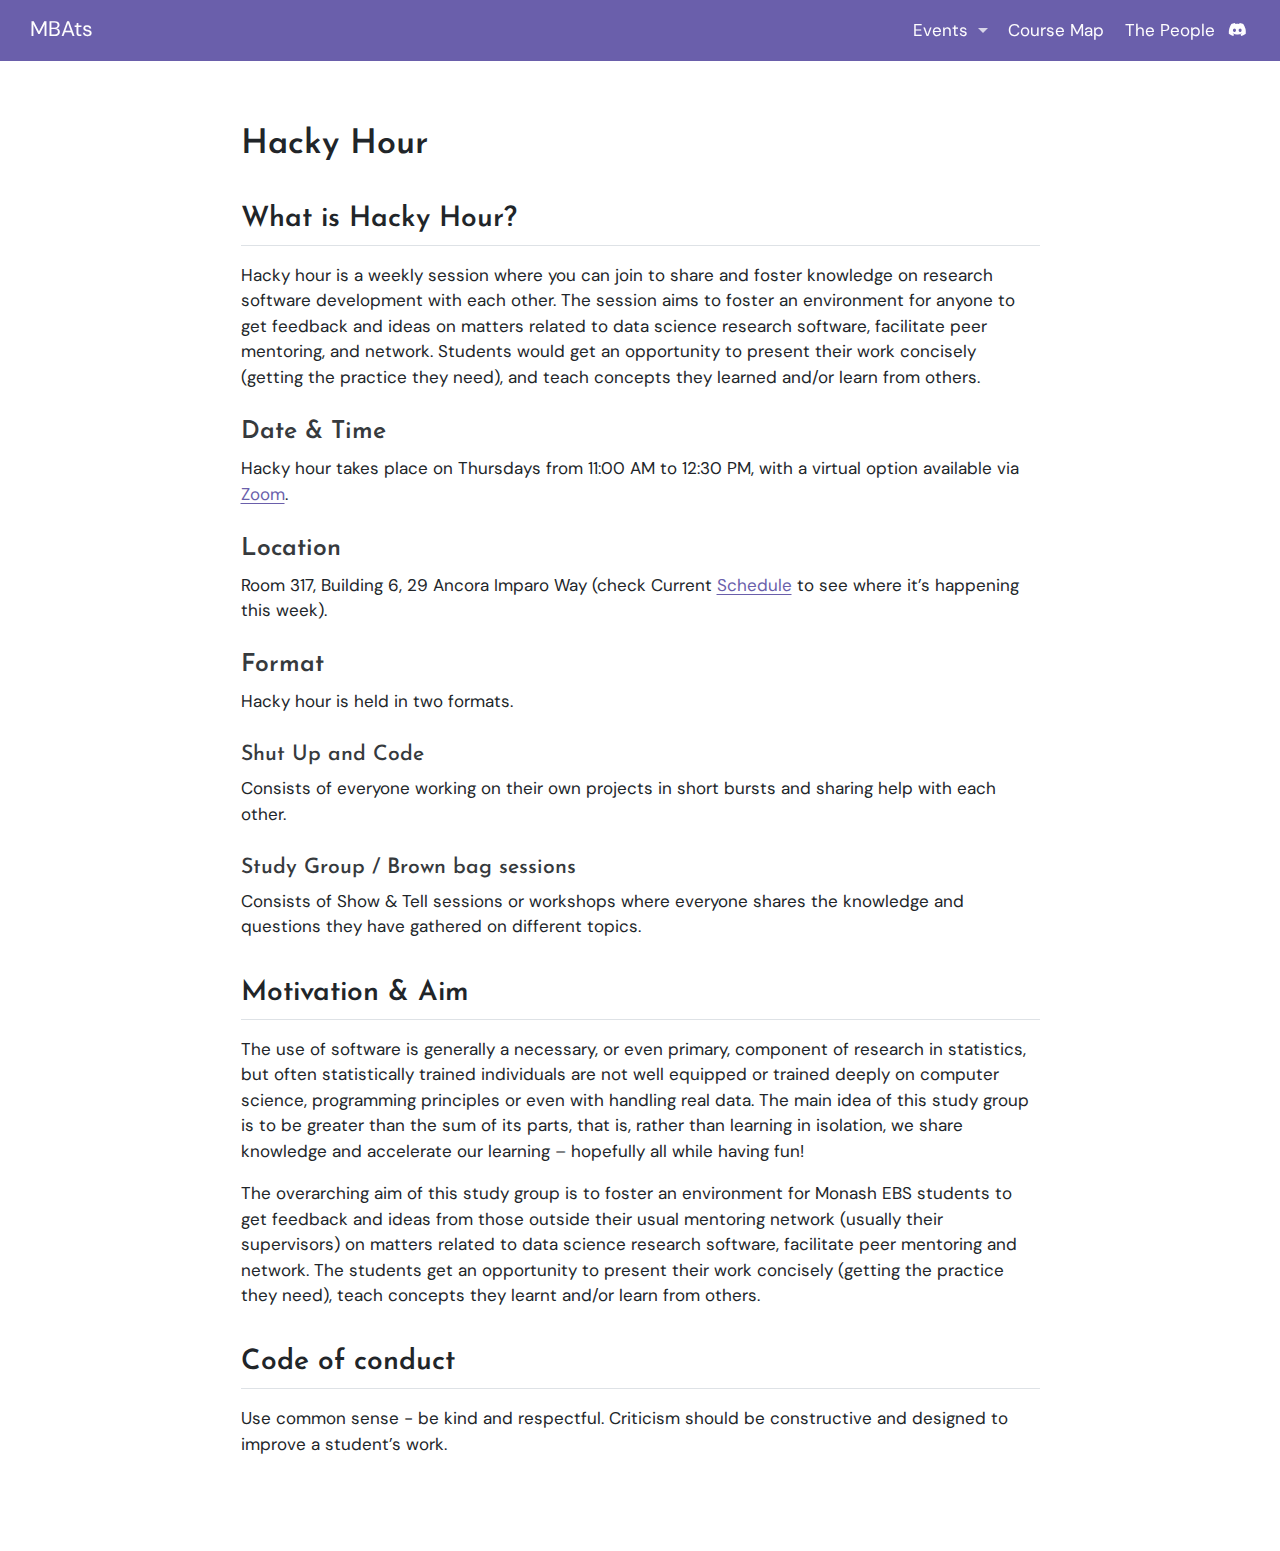
<file: hacky-hour.html>
<!DOCTYPE html>
<html xmlns="http://www.w3.org/1999/xhtml" lang="en" xml:lang="en"><head>

<meta charset="utf-8">
<meta name="generator" content="quarto-1.7.31">

<meta name="viewport" content="width=device-width, initial-scale=1.0, user-scalable=yes">


<title>Hacky Hour – MBAts</title>
<style>
code{white-space: pre-wrap;}
span.smallcaps{font-variant: small-caps;}
div.columns{display: flex; gap: min(4vw, 1.5em);}
div.column{flex: auto; overflow-x: auto;}
div.hanging-indent{margin-left: 1.5em; text-indent: -1.5em;}
ul.task-list{list-style: none;}
ul.task-list li input[type="checkbox"] {
  width: 0.8em;
  margin: 0 0.8em 0.2em -1em; /* quarto-specific, see https://github.com/quarto-dev/quarto-cli/issues/4556 */ 
  vertical-align: middle;
}
</style>


<script src="site_libs/quarto-nav/quarto-nav.js"></script>
<script src="site_libs/clipboard/clipboard.min.js"></script>
<script src="site_libs/quarto-search/autocomplete.umd.js"></script>
<script src="site_libs/quarto-search/fuse.min.js"></script>
<script src="site_libs/quarto-search/quarto-search.js"></script>
<meta name="quarto:offset" content="./">
<script src="site_libs/quarto-html/quarto.js" type="module"></script>
<script src="site_libs/quarto-html/tabsets/tabsets.js" type="module"></script>
<script src="site_libs/quarto-html/popper.min.js"></script>
<script src="site_libs/quarto-html/tippy.umd.min.js"></script>
<script src="site_libs/quarto-html/anchor.min.js"></script>
<link href="site_libs/quarto-html/tippy.css" rel="stylesheet">
<link href="site_libs/quarto-html/quarto-syntax-highlighting-c3f8e239212ef81a22a99e3daf0cee02.css" rel="stylesheet" id="quarto-text-highlighting-styles">
<script src="site_libs/bootstrap/bootstrap.min.js"></script>
<link href="site_libs/bootstrap/bootstrap-icons.css" rel="stylesheet">
<link href="site_libs/bootstrap/bootstrap-0cffda10bfefa6bafec99be425b0e929.min.css" rel="stylesheet" append-hash="true" id="quarto-bootstrap" data-mode="light">
<script id="quarto-search-options" type="application/json">{
  "location": "navbar",
  "copy-button": false,
  "collapse-after": 3,
  "panel-placement": "end",
  "type": "overlay",
  "limit": 50,
  "keyboard-shortcut": [
    "f",
    "/",
    "s"
  ],
  "show-item-context": false,
  "language": {
    "search-no-results-text": "No results",
    "search-matching-documents-text": "matching documents",
    "search-copy-link-title": "Copy link to search",
    "search-hide-matches-text": "Hide additional matches",
    "search-more-match-text": "more match in this document",
    "search-more-matches-text": "more matches in this document",
    "search-clear-button-title": "Clear",
    "search-text-placeholder": "",
    "search-detached-cancel-button-title": "Cancel",
    "search-submit-button-title": "Submit",
    "search-label": "Search"
  }
}</script>


<link rel="stylesheet" href="styles.css">
</head>

<body class="nav-fixed fullcontent quarto-light">

<div id="quarto-search-results"></div>
  <header id="quarto-header" class="headroom fixed-top">
    <nav class="navbar navbar-expand-lg " data-bs-theme="dark">
      <div class="navbar-container container-fluid">
      <div class="navbar-brand-container mx-auto">
    <a class="navbar-brand" href="./index.html">
    <span class="navbar-title">MBAts</span>
    </a>
  </div>
          <button class="navbar-toggler" type="button" data-bs-toggle="collapse" data-bs-target="#navbarCollapse" aria-controls="navbarCollapse" role="menu" aria-expanded="false" aria-label="Toggle navigation" onclick="if (window.quartoToggleHeadroom) { window.quartoToggleHeadroom(); }">
  <span class="navbar-toggler-icon"></span>
</button>
          <div class="collapse navbar-collapse" id="navbarCollapse">
            <ul class="navbar-nav navbar-nav-scroll ms-auto">
  <li class="nav-item dropdown ">
    <a class="nav-link dropdown-toggle" href="#" id="nav-menu-events" role="link" data-bs-toggle="dropdown" aria-expanded="false">
 <span class="menu-text">Events</span>
    </a>
    <ul class="dropdown-menu dropdown-menu-end" aria-labelledby="nav-menu-events">    
        <li>
    <a class="dropdown-item" href="./events.html">
 <span class="dropdown-text">Schedule</span></a>
  </li>  
        <li>
    <a class="dropdown-item" href="./hacky-hour.html">
 <span class="dropdown-text">Hacky Hour</span></a>
  </li>  
    </ul>
  </li>
  <li class="nav-item">
    <a class="nav-link" href="./course_map.html"> 
<span class="menu-text">Course Map</span></a>
  </li>  
  <li class="nav-item">
    <a class="nav-link" href="./people.html"> 
<span class="menu-text">The People</span></a>
  </li>  
</ul>
          </div> <!-- /navcollapse -->
            <div class="quarto-navbar-tools">
    <a href="https://forms.gle/RYSpnoU1caEBikGf8" title="" class="quarto-navigation-tool px-1" aria-label=""><i class="bi bi-discord"></i></a>
</div>
      </div> <!-- /container-fluid -->
    </nav>
</header>
<!-- content -->
<div id="quarto-content" class="quarto-container page-columns page-rows-contents page-layout-article page-navbar">
<!-- sidebar -->
<!-- margin-sidebar -->
    
<!-- main -->
<main class="content" id="quarto-document-content"><header id="title-block-header" class="quarto-title-block"></header>




<section id="hacky-hour" class="level1">
<h1>Hacky Hour</h1>
<section id="what-is-hacky-hour" class="level2">
<h2 class="anchored" data-anchor-id="what-is-hacky-hour">What is Hacky Hour?</h2>
<p>Hacky hour is a weekly session where you can join to share and foster knowledge on research software development with each other. The session aims to foster an environment for anyone to get feedback and ideas on matters related to data science research software, facilitate peer mentoring, and network. Students would get an opportunity to present their work concisely (getting the practice they need), and teach concepts they learned and/or learn from others.</p>
<section id="date-time" class="level3">
<h3 class="anchored" data-anchor-id="date-time">Date &amp; Time</h3>
<p>Hacky hour takes place on Thursdays from 11:00 AM to 12:30 PM, with a virtual option available via <a href="https://monash.zoom.us/j/81899931654?pwd=k6f0auIOAUa4ZOCPoC8fPIYhgpmzVP.1">Zoom</a>.</p>
</section>
<section id="location" class="level3">
<h3 class="anchored" data-anchor-id="location">Location</h3>
<p>Room 317, Building 6, 29 Ancora Imparo Way (check Current <a href="./events.html">Schedule</a> to see where it’s happening this week).</p>
</section>
<section id="format" class="level3">
<h3 class="anchored" data-anchor-id="format">Format</h3>
<p>Hacky hour is held in two formats.</p>
<section id="shut-up-and-code" class="level4">
<h4 class="anchored" data-anchor-id="shut-up-and-code">Shut Up and Code</h4>
<p>Consists of everyone working on their own projects in short bursts and sharing help with each other.</p>
</section>
<section id="study-group-brown-bag-sessions" class="level4">
<h4 class="anchored" data-anchor-id="study-group-brown-bag-sessions">Study Group / Brown bag sessions</h4>
<p>Consists of Show &amp; Tell sessions or workshops where everyone shares the knowledge and questions they have gathered on different topics.</p>
</section>
</section>
</section>
<section id="motivation-aim" class="level2">
<h2 class="anchored" data-anchor-id="motivation-aim">Motivation &amp; Aim</h2>
<p>The use of software is generally a necessary, or even primary, component of research in statistics, but often statistically trained individuals are not well equipped or trained deeply on computer science, programming principles or even with handling real data. The main idea of this study group is to be greater than the sum of its parts, that is, rather than learning in isolation, we share knowledge and accelerate our learning – hopefully all while having fun!</p>
<p>The overarching aim of this study group is to foster an environment for Monash EBS students to get feedback and ideas from those outside their usual mentoring network (usually their supervisors) on matters related to data science research software, facilitate peer mentoring and network. The students get an opportunity to present their work concisely (getting the practice they need), teach concepts they learnt and/or learn from others.</p>
</section>
<section id="code-of-conduct" class="level2">
<h2 class="anchored" data-anchor-id="code-of-conduct">Code of conduct</h2>
<p>Use common sense - be kind and respectful. Criticism should be constructive and designed to improve a student’s work.</p>


</section>
</section>

</main> <!-- /main -->
<script id="quarto-html-after-body" type="application/javascript">
  window.document.addEventListener("DOMContentLoaded", function (event) {
    const icon = "";
    const anchorJS = new window.AnchorJS();
    anchorJS.options = {
      placement: 'right',
      icon: icon
    };
    anchorJS.add('.anchored');
    const isCodeAnnotation = (el) => {
      for (const clz of el.classList) {
        if (clz.startsWith('code-annotation-')) {                     
          return true;
        }
      }
      return false;
    }
    const onCopySuccess = function(e) {
      // button target
      const button = e.trigger;
      // don't keep focus
      button.blur();
      // flash "checked"
      button.classList.add('code-copy-button-checked');
      var currentTitle = button.getAttribute("title");
      button.setAttribute("title", "Copied!");
      let tooltip;
      if (window.bootstrap) {
        button.setAttribute("data-bs-toggle", "tooltip");
        button.setAttribute("data-bs-placement", "left");
        button.setAttribute("data-bs-title", "Copied!");
        tooltip = new bootstrap.Tooltip(button, 
          { trigger: "manual", 
            customClass: "code-copy-button-tooltip",
            offset: [0, -8]});
        tooltip.show();    
      }
      setTimeout(function() {
        if (tooltip) {
          tooltip.hide();
          button.removeAttribute("data-bs-title");
          button.removeAttribute("data-bs-toggle");
          button.removeAttribute("data-bs-placement");
        }
        button.setAttribute("title", currentTitle);
        button.classList.remove('code-copy-button-checked');
      }, 1000);
      // clear code selection
      e.clearSelection();
    }
    const getTextToCopy = function(trigger) {
        const codeEl = trigger.previousElementSibling.cloneNode(true);
        for (const childEl of codeEl.children) {
          if (isCodeAnnotation(childEl)) {
            childEl.remove();
          }
        }
        return codeEl.innerText;
    }
    const clipboard = new window.ClipboardJS('.code-copy-button:not([data-in-quarto-modal])', {
      text: getTextToCopy
    });
    clipboard.on('success', onCopySuccess);
    if (window.document.getElementById('quarto-embedded-source-code-modal')) {
      const clipboardModal = new window.ClipboardJS('.code-copy-button[data-in-quarto-modal]', {
        text: getTextToCopy,
        container: window.document.getElementById('quarto-embedded-source-code-modal')
      });
      clipboardModal.on('success', onCopySuccess);
    }
      var localhostRegex = new RegExp(/^(?:http|https):\/\/localhost\:?[0-9]*\//);
      var mailtoRegex = new RegExp(/^mailto:/);
        var filterRegex = new RegExp("https:\/\/numbats\.github\.io\/mbats-quarto-website\/");
      var isInternal = (href) => {
          return filterRegex.test(href) || localhostRegex.test(href) || mailtoRegex.test(href);
      }
      // Inspect non-navigation links and adorn them if external
     var links = window.document.querySelectorAll('a[href]:not(.nav-link):not(.navbar-brand):not(.toc-action):not(.sidebar-link):not(.sidebar-item-toggle):not(.pagination-link):not(.no-external):not([aria-hidden]):not(.dropdown-item):not(.quarto-navigation-tool):not(.about-link)');
      for (var i=0; i<links.length; i++) {
        const link = links[i];
        if (!isInternal(link.href)) {
          // undo the damage that might have been done by quarto-nav.js in the case of
          // links that we want to consider external
          if (link.dataset.originalHref !== undefined) {
            link.href = link.dataset.originalHref;
          }
        }
      }
    function tippyHover(el, contentFn, onTriggerFn, onUntriggerFn) {
      const config = {
        allowHTML: true,
        maxWidth: 500,
        delay: 100,
        arrow: false,
        appendTo: function(el) {
            return el.parentElement;
        },
        interactive: true,
        interactiveBorder: 10,
        theme: 'quarto',
        placement: 'bottom-start',
      };
      if (contentFn) {
        config.content = contentFn;
      }
      if (onTriggerFn) {
        config.onTrigger = onTriggerFn;
      }
      if (onUntriggerFn) {
        config.onUntrigger = onUntriggerFn;
      }
      window.tippy(el, config); 
    }
    const noterefs = window.document.querySelectorAll('a[role="doc-noteref"]');
    for (var i=0; i<noterefs.length; i++) {
      const ref = noterefs[i];
      tippyHover(ref, function() {
        // use id or data attribute instead here
        let href = ref.getAttribute('data-footnote-href') || ref.getAttribute('href');
        try { href = new URL(href).hash; } catch {}
        const id = href.replace(/^#\/?/, "");
        const note = window.document.getElementById(id);
        if (note) {
          return note.innerHTML;
        } else {
          return "";
        }
      });
    }
    const xrefs = window.document.querySelectorAll('a.quarto-xref');
    const processXRef = (id, note) => {
      // Strip column container classes
      const stripColumnClz = (el) => {
        el.classList.remove("page-full", "page-columns");
        if (el.children) {
          for (const child of el.children) {
            stripColumnClz(child);
          }
        }
      }
      stripColumnClz(note)
      if (id === null || id.startsWith('sec-')) {
        // Special case sections, only their first couple elements
        const container = document.createElement("div");
        if (note.children && note.children.length > 2) {
          container.appendChild(note.children[0].cloneNode(true));
          for (let i = 1; i < note.children.length; i++) {
            const child = note.children[i];
            if (child.tagName === "P" && child.innerText === "") {
              continue;
            } else {
              container.appendChild(child.cloneNode(true));
              break;
            }
          }
          if (window.Quarto?.typesetMath) {
            window.Quarto.typesetMath(container);
          }
          return container.innerHTML
        } else {
          if (window.Quarto?.typesetMath) {
            window.Quarto.typesetMath(note);
          }
          return note.innerHTML;
        }
      } else {
        // Remove any anchor links if they are present
        const anchorLink = note.querySelector('a.anchorjs-link');
        if (anchorLink) {
          anchorLink.remove();
        }
        if (window.Quarto?.typesetMath) {
          window.Quarto.typesetMath(note);
        }
        if (note.classList.contains("callout")) {
          return note.outerHTML;
        } else {
          return note.innerHTML;
        }
      }
    }
    for (var i=0; i<xrefs.length; i++) {
      const xref = xrefs[i];
      tippyHover(xref, undefined, function(instance) {
        instance.disable();
        let url = xref.getAttribute('href');
        let hash = undefined; 
        if (url.startsWith('#')) {
          hash = url;
        } else {
          try { hash = new URL(url).hash; } catch {}
        }
        if (hash) {
          const id = hash.replace(/^#\/?/, "");
          const note = window.document.getElementById(id);
          if (note !== null) {
            try {
              const html = processXRef(id, note.cloneNode(true));
              instance.setContent(html);
            } finally {
              instance.enable();
              instance.show();
            }
          } else {
            // See if we can fetch this
            fetch(url.split('#')[0])
            .then(res => res.text())
            .then(html => {
              const parser = new DOMParser();
              const htmlDoc = parser.parseFromString(html, "text/html");
              const note = htmlDoc.getElementById(id);
              if (note !== null) {
                const html = processXRef(id, note);
                instance.setContent(html);
              } 
            }).finally(() => {
              instance.enable();
              instance.show();
            });
          }
        } else {
          // See if we can fetch a full url (with no hash to target)
          // This is a special case and we should probably do some content thinning / targeting
          fetch(url)
          .then(res => res.text())
          .then(html => {
            const parser = new DOMParser();
            const htmlDoc = parser.parseFromString(html, "text/html");
            const note = htmlDoc.querySelector('main.content');
            if (note !== null) {
              // This should only happen for chapter cross references
              // (since there is no id in the URL)
              // remove the first header
              if (note.children.length > 0 && note.children[0].tagName === "HEADER") {
                note.children[0].remove();
              }
              const html = processXRef(null, note);
              instance.setContent(html);
            } 
          }).finally(() => {
            instance.enable();
            instance.show();
          });
        }
      }, function(instance) {
      });
    }
        let selectedAnnoteEl;
        const selectorForAnnotation = ( cell, annotation) => {
          let cellAttr = 'data-code-cell="' + cell + '"';
          let lineAttr = 'data-code-annotation="' +  annotation + '"';
          const selector = 'span[' + cellAttr + '][' + lineAttr + ']';
          return selector;
        }
        const selectCodeLines = (annoteEl) => {
          const doc = window.document;
          const targetCell = annoteEl.getAttribute("data-target-cell");
          const targetAnnotation = annoteEl.getAttribute("data-target-annotation");
          const annoteSpan = window.document.querySelector(selectorForAnnotation(targetCell, targetAnnotation));
          const lines = annoteSpan.getAttribute("data-code-lines").split(",");
          const lineIds = lines.map((line) => {
            return targetCell + "-" + line;
          })
          let top = null;
          let height = null;
          let parent = null;
          if (lineIds.length > 0) {
              //compute the position of the single el (top and bottom and make a div)
              const el = window.document.getElementById(lineIds[0]);
              top = el.offsetTop;
              height = el.offsetHeight;
              parent = el.parentElement.parentElement;
            if (lineIds.length > 1) {
              const lastEl = window.document.getElementById(lineIds[lineIds.length - 1]);
              const bottom = lastEl.offsetTop + lastEl.offsetHeight;
              height = bottom - top;
            }
            if (top !== null && height !== null && parent !== null) {
              // cook up a div (if necessary) and position it 
              let div = window.document.getElementById("code-annotation-line-highlight");
              if (div === null) {
                div = window.document.createElement("div");
                div.setAttribute("id", "code-annotation-line-highlight");
                div.style.position = 'absolute';
                parent.appendChild(div);
              }
              div.style.top = top - 2 + "px";
              div.style.height = height + 4 + "px";
              div.style.left = 0;
              let gutterDiv = window.document.getElementById("code-annotation-line-highlight-gutter");
              if (gutterDiv === null) {
                gutterDiv = window.document.createElement("div");
                gutterDiv.setAttribute("id", "code-annotation-line-highlight-gutter");
                gutterDiv.style.position = 'absolute';
                const codeCell = window.document.getElementById(targetCell);
                const gutter = codeCell.querySelector('.code-annotation-gutter');
                gutter.appendChild(gutterDiv);
              }
              gutterDiv.style.top = top - 2 + "px";
              gutterDiv.style.height = height + 4 + "px";
            }
            selectedAnnoteEl = annoteEl;
          }
        };
        const unselectCodeLines = () => {
          const elementsIds = ["code-annotation-line-highlight", "code-annotation-line-highlight-gutter"];
          elementsIds.forEach((elId) => {
            const div = window.document.getElementById(elId);
            if (div) {
              div.remove();
            }
          });
          selectedAnnoteEl = undefined;
        };
          // Handle positioning of the toggle
      window.addEventListener(
        "resize",
        throttle(() => {
          elRect = undefined;
          if (selectedAnnoteEl) {
            selectCodeLines(selectedAnnoteEl);
          }
        }, 10)
      );
      function throttle(fn, ms) {
      let throttle = false;
      let timer;
        return (...args) => {
          if(!throttle) { // first call gets through
              fn.apply(this, args);
              throttle = true;
          } else { // all the others get throttled
              if(timer) clearTimeout(timer); // cancel #2
              timer = setTimeout(() => {
                fn.apply(this, args);
                timer = throttle = false;
              }, ms);
          }
        };
      }
        // Attach click handler to the DT
        const annoteDls = window.document.querySelectorAll('dt[data-target-cell]');
        for (const annoteDlNode of annoteDls) {
          annoteDlNode.addEventListener('click', (event) => {
            const clickedEl = event.target;
            if (clickedEl !== selectedAnnoteEl) {
              unselectCodeLines();
              const activeEl = window.document.querySelector('dt[data-target-cell].code-annotation-active');
              if (activeEl) {
                activeEl.classList.remove('code-annotation-active');
              }
              selectCodeLines(clickedEl);
              clickedEl.classList.add('code-annotation-active');
            } else {
              // Unselect the line
              unselectCodeLines();
              clickedEl.classList.remove('code-annotation-active');
            }
          });
        }
    const findCites = (el) => {
      const parentEl = el.parentElement;
      if (parentEl) {
        const cites = parentEl.dataset.cites;
        if (cites) {
          return {
            el,
            cites: cites.split(' ')
          };
        } else {
          return findCites(el.parentElement)
        }
      } else {
        return undefined;
      }
    };
    var bibliorefs = window.document.querySelectorAll('a[role="doc-biblioref"]');
    for (var i=0; i<bibliorefs.length; i++) {
      const ref = bibliorefs[i];
      const citeInfo = findCites(ref);
      if (citeInfo) {
        tippyHover(citeInfo.el, function() {
          var popup = window.document.createElement('div');
          citeInfo.cites.forEach(function(cite) {
            var citeDiv = window.document.createElement('div');
            citeDiv.classList.add('hanging-indent');
            citeDiv.classList.add('csl-entry');
            var biblioDiv = window.document.getElementById('ref-' + cite);
            if (biblioDiv) {
              citeDiv.innerHTML = biblioDiv.innerHTML;
            }
            popup.appendChild(citeDiv);
          });
          return popup.innerHTML;
        });
      }
    }
  });
  </script>
</div> <!-- /content -->




</body></html>
</file>
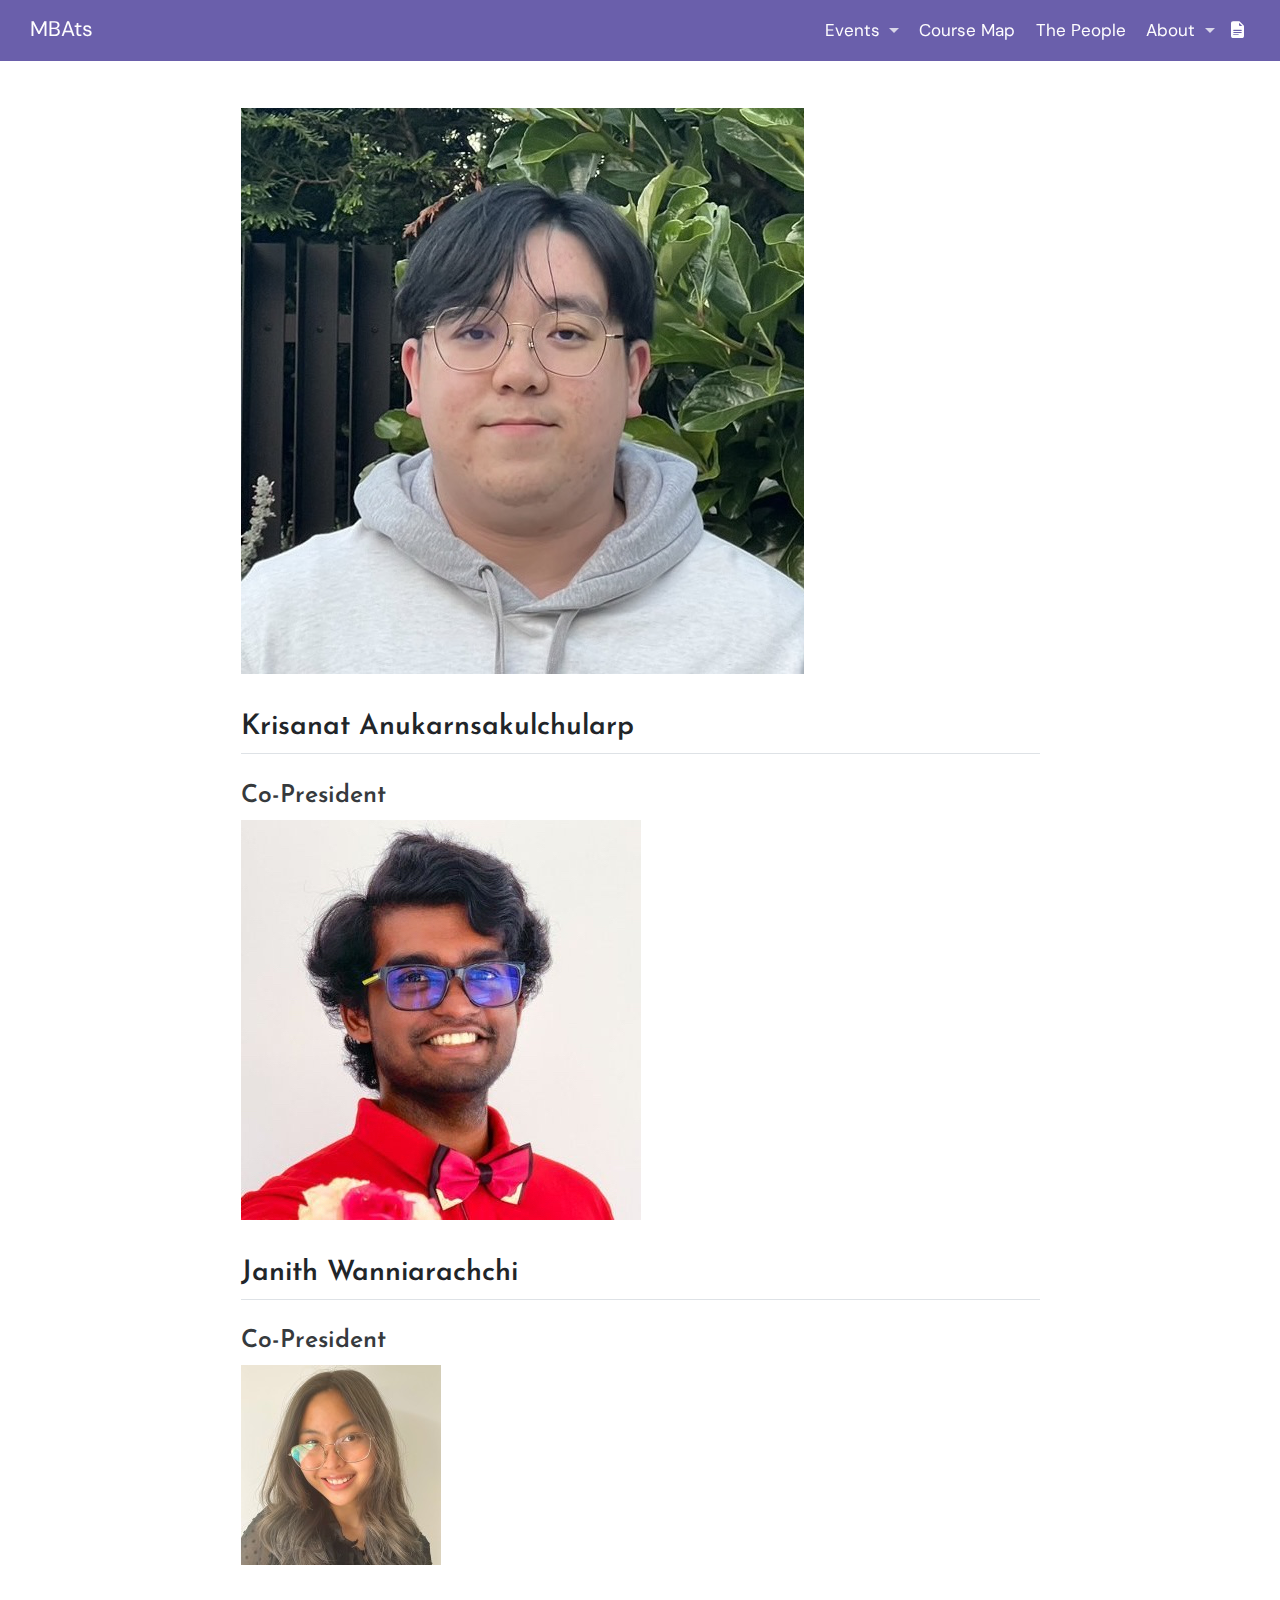
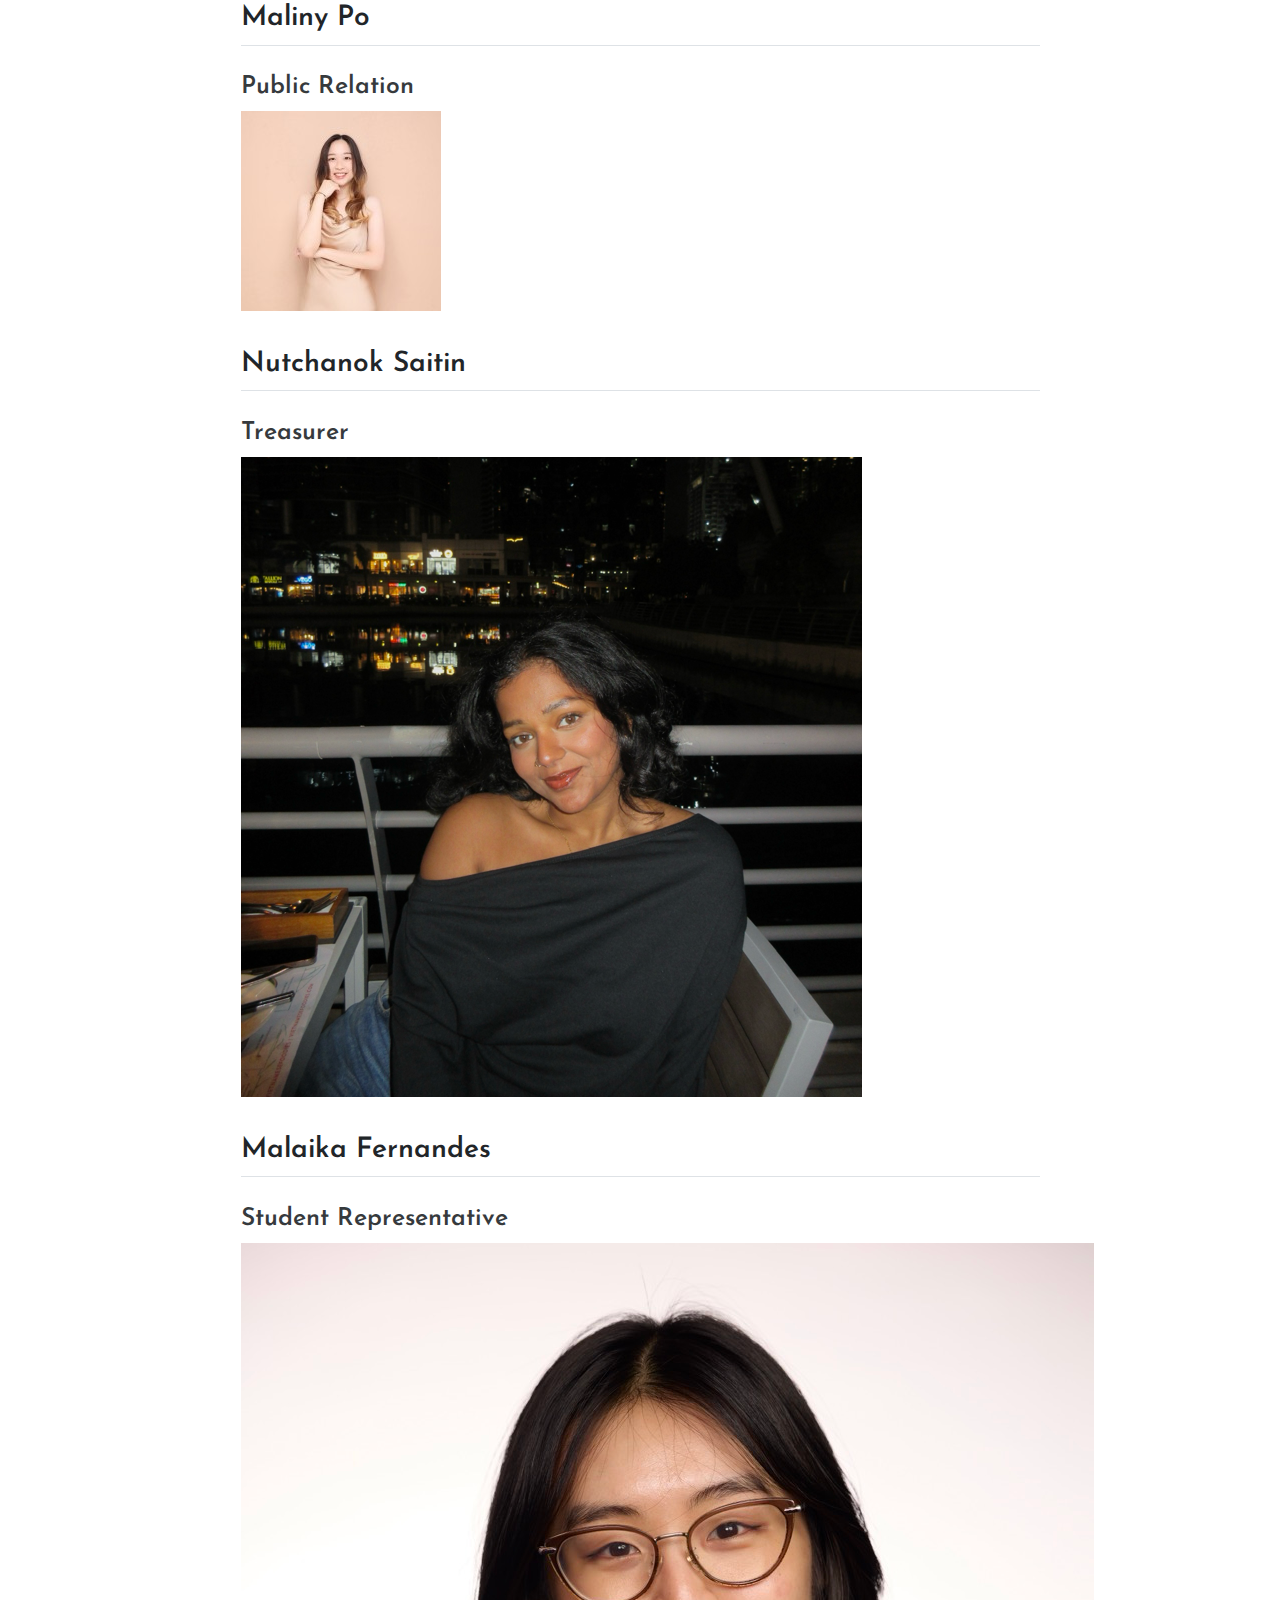
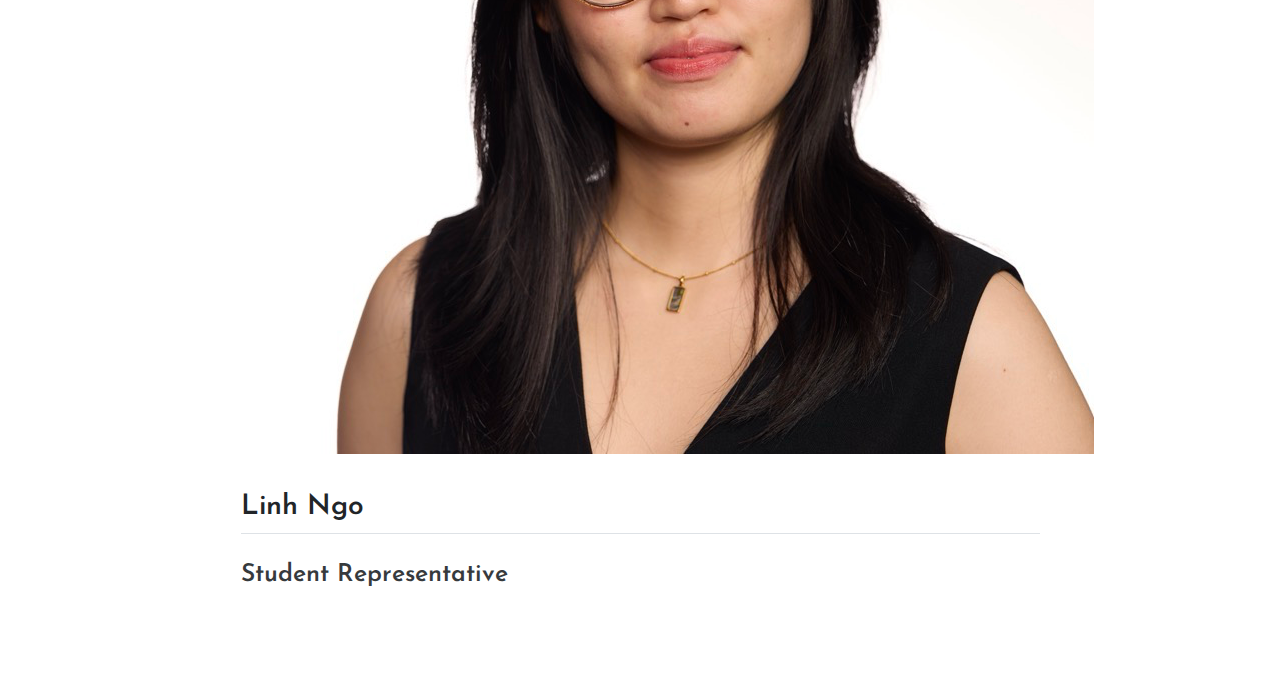
<file: people.html>
<!DOCTYPE html>
<html xmlns="http://www.w3.org/1999/xhtml" lang="en" xml:lang="en"><head>

<meta charset="utf-8">
<meta name="generator" content="quarto-1.7.32">

<meta name="viewport" content="width=device-width, initial-scale=1.0, user-scalable=yes">


<title>Our people – MBAts</title>
<style>
code{white-space: pre-wrap;}
span.smallcaps{font-variant: small-caps;}
div.columns{display: flex; gap: min(4vw, 1.5em);}
div.column{flex: auto; overflow-x: auto;}
div.hanging-indent{margin-left: 1.5em; text-indent: -1.5em;}
ul.task-list{list-style: none;}
ul.task-list li input[type="checkbox"] {
  width: 0.8em;
  margin: 0 0.8em 0.2em -1em; /* quarto-specific, see https://github.com/quarto-dev/quarto-cli/issues/4556 */ 
  vertical-align: middle;
}
</style>


<script src="site_libs/quarto-nav/quarto-nav.js"></script>
<script src="site_libs/clipboard/clipboard.min.js"></script>
<script src="site_libs/quarto-search/autocomplete.umd.js"></script>
<script src="site_libs/quarto-search/fuse.min.js"></script>
<script src="site_libs/quarto-search/quarto-search.js"></script>
<meta name="quarto:offset" content="./">
<script src="site_libs/quarto-html/quarto.js" type="module"></script>
<script src="site_libs/quarto-html/tabsets/tabsets.js" type="module"></script>
<script src="site_libs/quarto-html/popper.min.js"></script>
<script src="site_libs/quarto-html/tippy.umd.min.js"></script>
<script src="site_libs/quarto-html/anchor.min.js"></script>
<link href="site_libs/quarto-html/tippy.css" rel="stylesheet">
<link href="site_libs/quarto-html/quarto-syntax-highlighting-bd1cbf55dbcebeb55868b6defe49ed7b.css" rel="stylesheet" id="quarto-text-highlighting-styles">
<script src="site_libs/bootstrap/bootstrap.min.js"></script>
<link href="site_libs/bootstrap/bootstrap-icons.css" rel="stylesheet">
<link href="site_libs/bootstrap/bootstrap-0cffda10bfefa6bafec99be425b0e929.min.css" rel="stylesheet" append-hash="true" id="quarto-bootstrap" data-mode="light">
<script id="quarto-search-options" type="application/json">{
  "location": "navbar",
  "copy-button": false,
  "collapse-after": 3,
  "panel-placement": "end",
  "type": "overlay",
  "limit": 50,
  "keyboard-shortcut": [
    "f",
    "/",
    "s"
  ],
  "show-item-context": false,
  "language": {
    "search-no-results-text": "No results",
    "search-matching-documents-text": "matching documents",
    "search-copy-link-title": "Copy link to search",
    "search-hide-matches-text": "Hide additional matches",
    "search-more-match-text": "more match in this document",
    "search-more-matches-text": "more matches in this document",
    "search-clear-button-title": "Clear",
    "search-text-placeholder": "",
    "search-detached-cancel-button-title": "Cancel",
    "search-submit-button-title": "Submit",
    "search-label": "Search"
  }
}</script>


<link rel="stylesheet" href="styles.css">
</head>

<body class="nav-fixed fullcontent quarto-light">

<div id="quarto-search-results"></div>
  <header id="quarto-header" class="headroom fixed-top">
    <nav class="navbar navbar-expand-lg " data-bs-theme="dark">
      <div class="navbar-container container-fluid">
      <div class="navbar-brand-container mx-auto">
    <a class="navbar-brand" href="./index.html">
    <span class="navbar-title">MBAts</span>
    </a>
  </div>
          <button class="navbar-toggler" type="button" data-bs-toggle="collapse" data-bs-target="#navbarCollapse" aria-controls="navbarCollapse" role="menu" aria-expanded="false" aria-label="Toggle navigation" onclick="if (window.quartoToggleHeadroom) { window.quartoToggleHeadroom(); }">
  <span class="navbar-toggler-icon"></span>
</button>
          <div class="collapse navbar-collapse" id="navbarCollapse">
            <ul class="navbar-nav navbar-nav-scroll ms-auto">
  <li class="nav-item dropdown ">
    <a class="nav-link dropdown-toggle" href="#" id="nav-menu-events" role="link" data-bs-toggle="dropdown" aria-expanded="false">
 <span class="menu-text">Events</span>
    </a>
    <ul class="dropdown-menu dropdown-menu-end" aria-labelledby="nav-menu-events">    
        <li>
    <a class="dropdown-item" href="./events.html">
 <span class="dropdown-text">Schedule</span></a>
  </li>  
    </ul>
  </li>
  <li class="nav-item">
    <a class="nav-link" href="./course_map.html"> 
<span class="menu-text">Course Map</span></a>
  </li>  
  <li class="nav-item">
    <a class="nav-link active" href="./people.html" aria-current="page"> 
<span class="menu-text">The People</span></a>
  </li>  
  <li class="nav-item dropdown ">
    <a class="nav-link dropdown-toggle" href="#" id="nav-menu-about" role="link" data-bs-toggle="dropdown" aria-expanded="false">
 <span class="menu-text">About</span>
    </a>
    <ul class="dropdown-menu dropdown-menu-end" aria-labelledby="nav-menu-about">    
        <li>
    <a class="dropdown-item" href="./coc.html">
 <span class="dropdown-text">Code of Conduct</span></a>
  </li>  
    </ul>
  </li>
</ul>
          </div> <!-- /navcollapse -->
            <div class="quarto-navbar-tools">
    <a href="https://forms.gle/F8naqubjujRqYnN9A" title="" class="quarto-navigation-tool px-1" aria-label=""><i class="bi bi-file-earmark-text-fill"></i></a>
</div>
      </div> <!-- /container-fluid -->
    </nav>
</header>
<!-- content -->
<div id="quarto-content" class="quarto-container page-columns page-rows-contents page-layout-article page-navbar">
<!-- sidebar -->
<!-- margin-sidebar -->
    
<!-- main -->
<main class="content" id="quarto-document-content"><header id="title-block-header" class="quarto-title-block"></header>




  <div class="people-container">

    <!-- Co-President -->
    <div class="people-card">
      <img src="pictures/kris.png" alt="Profile photo of Krisanat">
      <div class="people-card-content">
        <h2 class="anchored">Krisanat Anukarnsakulchularp</h2>
        <h3 class="anchored">Co-President</h3>
      </div>
    </div>

    <!-- Co-President -->
    <div class="people-card">
      <img src="pictures/janith.jpg" alt="Profile photo of Janith">
      <div class="people-card-content">
        <h2 class="anchored">Janith Wanniarachchi</h2>
        <h3 class="anchored">Co-President</h3>
      </div>
    </div>

    <!-- Public Relation -->
    <div class="people-card">
      <img src="pictures/maliny.jpeg" alt="Profile photo of Maliny">
      <div class="people-card-content">
        <h2 class="anchored">Maliny Po</h2>
        <h3 class="anchored">Public Relation</h3>
      </div>
    </div>

    <!-- Treasurer -->
    <div class="people-card">
      <img src="pictures/new.jpeg" alt="Profile photo of Nutchanok">
      <div class="people-card-content">
        <h2 class="anchored">Nutchanok Saitin</h2>
        <h3 class="anchored">Treasurer</h3>
      </div>
    </div>

    <!-- Student Representative -->
    <div class="people-card">
      <img src="pictures/malaika.png" alt="Profile photo of Malaika">
      <div class="people-card-content">
        <h2 class="anchored">Malaika Fernandes</h2>
        <h3 class="anchored">Student Representative</h3>
      </div>
    </div>

    <!-- Student Representative -->
    <div class="people-card">
      <img src="pictures/linh.png" alt="Profile photo of Linh">
      <div class="people-card-content">
        <h2 class="anchored">Linh Ngo</h2>
        <h3 class="anchored">Student Representative</h3>
      </div>
    </div>

  </div>




</main> <!-- /main -->
<script id="quarto-html-after-body" type="application/javascript">
  window.document.addEventListener("DOMContentLoaded", function (event) {
    const icon = "";
    const anchorJS = new window.AnchorJS();
    anchorJS.options = {
      placement: 'right',
      icon: icon
    };
    anchorJS.add('.anchored');
    const isCodeAnnotation = (el) => {
      for (const clz of el.classList) {
        if (clz.startsWith('code-annotation-')) {                     
          return true;
        }
      }
      return false;
    }
    const onCopySuccess = function(e) {
      // button target
      const button = e.trigger;
      // don't keep focus
      button.blur();
      // flash "checked"
      button.classList.add('code-copy-button-checked');
      var currentTitle = button.getAttribute("title");
      button.setAttribute("title", "Copied!");
      let tooltip;
      if (window.bootstrap) {
        button.setAttribute("data-bs-toggle", "tooltip");
        button.setAttribute("data-bs-placement", "left");
        button.setAttribute("data-bs-title", "Copied!");
        tooltip = new bootstrap.Tooltip(button, 
          { trigger: "manual", 
            customClass: "code-copy-button-tooltip",
            offset: [0, -8]});
        tooltip.show();    
      }
      setTimeout(function() {
        if (tooltip) {
          tooltip.hide();
          button.removeAttribute("data-bs-title");
          button.removeAttribute("data-bs-toggle");
          button.removeAttribute("data-bs-placement");
        }
        button.setAttribute("title", currentTitle);
        button.classList.remove('code-copy-button-checked');
      }, 1000);
      // clear code selection
      e.clearSelection();
    }
    const getTextToCopy = function(trigger) {
        const codeEl = trigger.previousElementSibling.cloneNode(true);
        for (const childEl of codeEl.children) {
          if (isCodeAnnotation(childEl)) {
            childEl.remove();
          }
        }
        return codeEl.innerText;
    }
    const clipboard = new window.ClipboardJS('.code-copy-button:not([data-in-quarto-modal])', {
      text: getTextToCopy
    });
    clipboard.on('success', onCopySuccess);
    if (window.document.getElementById('quarto-embedded-source-code-modal')) {
      const clipboardModal = new window.ClipboardJS('.code-copy-button[data-in-quarto-modal]', {
        text: getTextToCopy,
        container: window.document.getElementById('quarto-embedded-source-code-modal')
      });
      clipboardModal.on('success', onCopySuccess);
    }
      var localhostRegex = new RegExp(/^(?:http|https):\/\/localhost\:?[0-9]*\//);
      var mailtoRegex = new RegExp(/^mailto:/);
        var filterRegex = new RegExp("https:\/\/mbat\.numbat\.space");
      var isInternal = (href) => {
          return filterRegex.test(href) || localhostRegex.test(href) || mailtoRegex.test(href);
      }
      // Inspect non-navigation links and adorn them if external
     var links = window.document.querySelectorAll('a[href]:not(.nav-link):not(.navbar-brand):not(.toc-action):not(.sidebar-link):not(.sidebar-item-toggle):not(.pagination-link):not(.no-external):not([aria-hidden]):not(.dropdown-item):not(.quarto-navigation-tool):not(.about-link)');
      for (var i=0; i<links.length; i++) {
        const link = links[i];
        if (!isInternal(link.href)) {
          // undo the damage that might have been done by quarto-nav.js in the case of
          // links that we want to consider external
          if (link.dataset.originalHref !== undefined) {
            link.href = link.dataset.originalHref;
          }
        }
      }
    function tippyHover(el, contentFn, onTriggerFn, onUntriggerFn) {
      const config = {
        allowHTML: true,
        maxWidth: 500,
        delay: 100,
        arrow: false,
        appendTo: function(el) {
            return el.parentElement;
        },
        interactive: true,
        interactiveBorder: 10,
        theme: 'quarto',
        placement: 'bottom-start',
      };
      if (contentFn) {
        config.content = contentFn;
      }
      if (onTriggerFn) {
        config.onTrigger = onTriggerFn;
      }
      if (onUntriggerFn) {
        config.onUntrigger = onUntriggerFn;
      }
      window.tippy(el, config); 
    }
    const noterefs = window.document.querySelectorAll('a[role="doc-noteref"]');
    for (var i=0; i<noterefs.length; i++) {
      const ref = noterefs[i];
      tippyHover(ref, function() {
        // use id or data attribute instead here
        let href = ref.getAttribute('data-footnote-href') || ref.getAttribute('href');
        try { href = new URL(href).hash; } catch {}
        const id = href.replace(/^#\/?/, "");
        const note = window.document.getElementById(id);
        if (note) {
          return note.innerHTML;
        } else {
          return "";
        }
      });
    }
    const xrefs = window.document.querySelectorAll('a.quarto-xref');
    const processXRef = (id, note) => {
      // Strip column container classes
      const stripColumnClz = (el) => {
        el.classList.remove("page-full", "page-columns");
        if (el.children) {
          for (const child of el.children) {
            stripColumnClz(child);
          }
        }
      }
      stripColumnClz(note)
      if (id === null || id.startsWith('sec-')) {
        // Special case sections, only their first couple elements
        const container = document.createElement("div");
        if (note.children && note.children.length > 2) {
          container.appendChild(note.children[0].cloneNode(true));
          for (let i = 1; i < note.children.length; i++) {
            const child = note.children[i];
            if (child.tagName === "P" && child.innerText === "") {
              continue;
            } else {
              container.appendChild(child.cloneNode(true));
              break;
            }
          }
          if (window.Quarto?.typesetMath) {
            window.Quarto.typesetMath(container);
          }
          return container.innerHTML
        } else {
          if (window.Quarto?.typesetMath) {
            window.Quarto.typesetMath(note);
          }
          return note.innerHTML;
        }
      } else {
        // Remove any anchor links if they are present
        const anchorLink = note.querySelector('a.anchorjs-link');
        if (anchorLink) {
          anchorLink.remove();
        }
        if (window.Quarto?.typesetMath) {
          window.Quarto.typesetMath(note);
        }
        if (note.classList.contains("callout")) {
          return note.outerHTML;
        } else {
          return note.innerHTML;
        }
      }
    }
    for (var i=0; i<xrefs.length; i++) {
      const xref = xrefs[i];
      tippyHover(xref, undefined, function(instance) {
        instance.disable();
        let url = xref.getAttribute('href');
        let hash = undefined; 
        if (url.startsWith('#')) {
          hash = url;
        } else {
          try { hash = new URL(url).hash; } catch {}
        }
        if (hash) {
          const id = hash.replace(/^#\/?/, "");
          const note = window.document.getElementById(id);
          if (note !== null) {
            try {
              const html = processXRef(id, note.cloneNode(true));
              instance.setContent(html);
            } finally {
              instance.enable();
              instance.show();
            }
          } else {
            // See if we can fetch this
            fetch(url.split('#')[0])
            .then(res => res.text())
            .then(html => {
              const parser = new DOMParser();
              const htmlDoc = parser.parseFromString(html, "text/html");
              const note = htmlDoc.getElementById(id);
              if (note !== null) {
                const html = processXRef(id, note);
                instance.setContent(html);
              } 
            }).finally(() => {
              instance.enable();
              instance.show();
            });
          }
        } else {
          // See if we can fetch a full url (with no hash to target)
          // This is a special case and we should probably do some content thinning / targeting
          fetch(url)
          .then(res => res.text())
          .then(html => {
            const parser = new DOMParser();
            const htmlDoc = parser.parseFromString(html, "text/html");
            const note = htmlDoc.querySelector('main.content');
            if (note !== null) {
              // This should only happen for chapter cross references
              // (since there is no id in the URL)
              // remove the first header
              if (note.children.length > 0 && note.children[0].tagName === "HEADER") {
                note.children[0].remove();
              }
              const html = processXRef(null, note);
              instance.setContent(html);
            } 
          }).finally(() => {
            instance.enable();
            instance.show();
          });
        }
      }, function(instance) {
      });
    }
        let selectedAnnoteEl;
        const selectorForAnnotation = ( cell, annotation) => {
          let cellAttr = 'data-code-cell="' + cell + '"';
          let lineAttr = 'data-code-annotation="' +  annotation + '"';
          const selector = 'span[' + cellAttr + '][' + lineAttr + ']';
          return selector;
        }
        const selectCodeLines = (annoteEl) => {
          const doc = window.document;
          const targetCell = annoteEl.getAttribute("data-target-cell");
          const targetAnnotation = annoteEl.getAttribute("data-target-annotation");
          const annoteSpan = window.document.querySelector(selectorForAnnotation(targetCell, targetAnnotation));
          const lines = annoteSpan.getAttribute("data-code-lines").split(",");
          const lineIds = lines.map((line) => {
            return targetCell + "-" + line;
          })
          let top = null;
          let height = null;
          let parent = null;
          if (lineIds.length > 0) {
              //compute the position of the single el (top and bottom and make a div)
              const el = window.document.getElementById(lineIds[0]);
              top = el.offsetTop;
              height = el.offsetHeight;
              parent = el.parentElement.parentElement;
            if (lineIds.length > 1) {
              const lastEl = window.document.getElementById(lineIds[lineIds.length - 1]);
              const bottom = lastEl.offsetTop + lastEl.offsetHeight;
              height = bottom - top;
            }
            if (top !== null && height !== null && parent !== null) {
              // cook up a div (if necessary) and position it 
              let div = window.document.getElementById("code-annotation-line-highlight");
              if (div === null) {
                div = window.document.createElement("div");
                div.setAttribute("id", "code-annotation-line-highlight");
                div.style.position = 'absolute';
                parent.appendChild(div);
              }
              div.style.top = top - 2 + "px";
              div.style.height = height + 4 + "px";
              div.style.left = 0;
              let gutterDiv = window.document.getElementById("code-annotation-line-highlight-gutter");
              if (gutterDiv === null) {
                gutterDiv = window.document.createElement("div");
                gutterDiv.setAttribute("id", "code-annotation-line-highlight-gutter");
                gutterDiv.style.position = 'absolute';
                const codeCell = window.document.getElementById(targetCell);
                const gutter = codeCell.querySelector('.code-annotation-gutter');
                gutter.appendChild(gutterDiv);
              }
              gutterDiv.style.top = top - 2 + "px";
              gutterDiv.style.height = height + 4 + "px";
            }
            selectedAnnoteEl = annoteEl;
          }
        };
        const unselectCodeLines = () => {
          const elementsIds = ["code-annotation-line-highlight", "code-annotation-line-highlight-gutter"];
          elementsIds.forEach((elId) => {
            const div = window.document.getElementById(elId);
            if (div) {
              div.remove();
            }
          });
          selectedAnnoteEl = undefined;
        };
          // Handle positioning of the toggle
      window.addEventListener(
        "resize",
        throttle(() => {
          elRect = undefined;
          if (selectedAnnoteEl) {
            selectCodeLines(selectedAnnoteEl);
          }
        }, 10)
      );
      function throttle(fn, ms) {
      let throttle = false;
      let timer;
        return (...args) => {
          if(!throttle) { // first call gets through
              fn.apply(this, args);
              throttle = true;
          } else { // all the others get throttled
              if(timer) clearTimeout(timer); // cancel #2
              timer = setTimeout(() => {
                fn.apply(this, args);
                timer = throttle = false;
              }, ms);
          }
        };
      }
        // Attach click handler to the DT
        const annoteDls = window.document.querySelectorAll('dt[data-target-cell]');
        for (const annoteDlNode of annoteDls) {
          annoteDlNode.addEventListener('click', (event) => {
            const clickedEl = event.target;
            if (clickedEl !== selectedAnnoteEl) {
              unselectCodeLines();
              const activeEl = window.document.querySelector('dt[data-target-cell].code-annotation-active');
              if (activeEl) {
                activeEl.classList.remove('code-annotation-active');
              }
              selectCodeLines(clickedEl);
              clickedEl.classList.add('code-annotation-active');
            } else {
              // Unselect the line
              unselectCodeLines();
              clickedEl.classList.remove('code-annotation-active');
            }
          });
        }
    const findCites = (el) => {
      const parentEl = el.parentElement;
      if (parentEl) {
        const cites = parentEl.dataset.cites;
        if (cites) {
          return {
            el,
            cites: cites.split(' ')
          };
        } else {
          return findCites(el.parentElement)
        }
      } else {
        return undefined;
      }
    };
    var bibliorefs = window.document.querySelectorAll('a[role="doc-biblioref"]');
    for (var i=0; i<bibliorefs.length; i++) {
      const ref = bibliorefs[i];
      const citeInfo = findCites(ref);
      if (citeInfo) {
        tippyHover(citeInfo.el, function() {
          var popup = window.document.createElement('div');
          citeInfo.cites.forEach(function(cite) {
            var citeDiv = window.document.createElement('div');
            citeDiv.classList.add('hanging-indent');
            citeDiv.classList.add('csl-entry');
            var biblioDiv = window.document.getElementById('ref-' + cite);
            if (biblioDiv) {
              citeDiv.innerHTML = biblioDiv.innerHTML;
            }
            popup.appendChild(citeDiv);
          });
          return popup.innerHTML;
        });
      }
    }
  });
  </script>
</div> <!-- /content -->




</body></html>
</file>
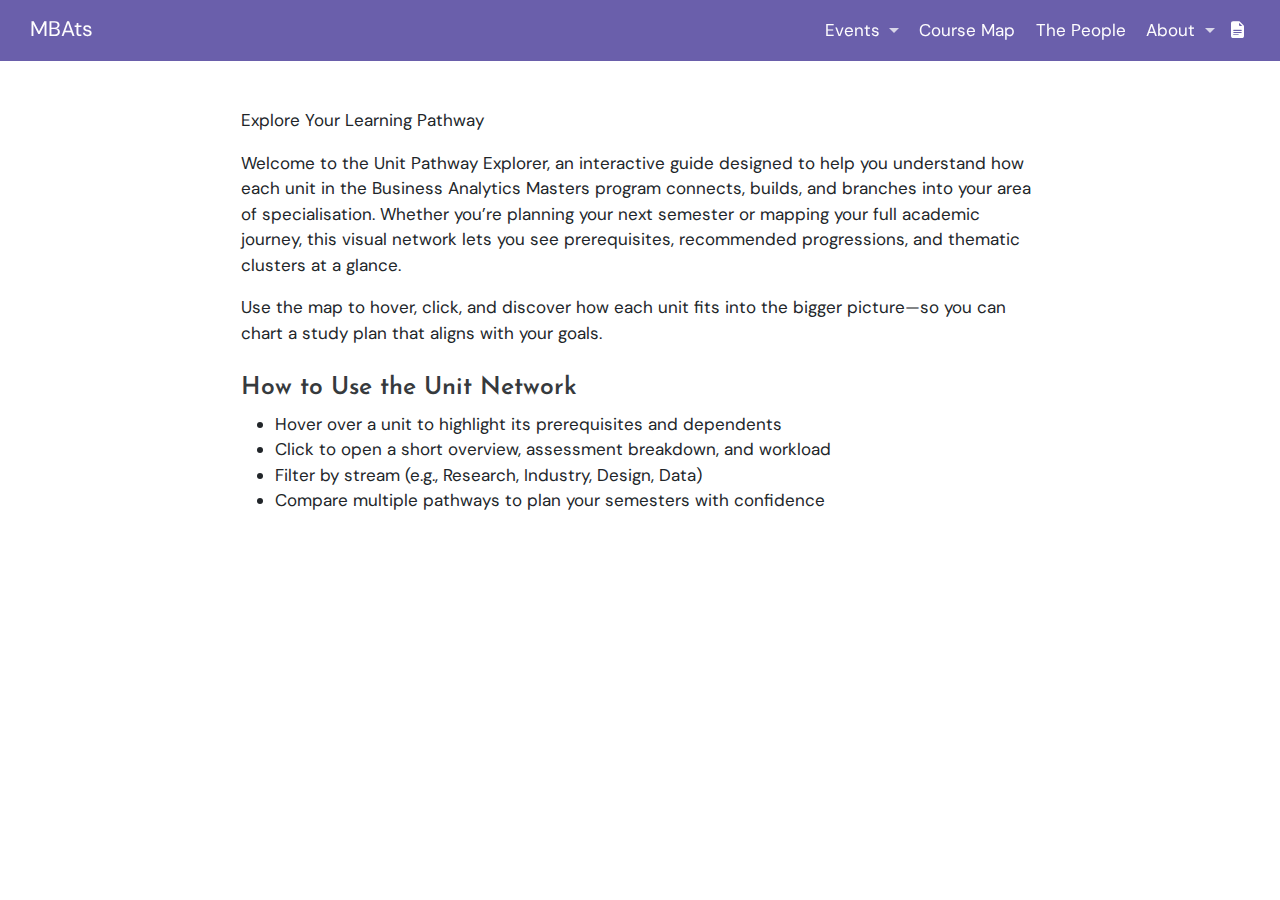
<file: unit_guide.html>
<!DOCTYPE html>
<html xmlns="http://www.w3.org/1999/xhtml" lang="en" xml:lang="en"><head>

<meta charset="utf-8">
<meta name="generator" content="quarto-1.7.32">

<meta name="viewport" content="width=device-width, initial-scale=1.0, user-scalable=yes">


<title>Unit Guide – MBAts</title>
<style>
code{white-space: pre-wrap;}
span.smallcaps{font-variant: small-caps;}
div.columns{display: flex; gap: min(4vw, 1.5em);}
div.column{flex: auto; overflow-x: auto;}
div.hanging-indent{margin-left: 1.5em; text-indent: -1.5em;}
ul.task-list{list-style: none;}
ul.task-list li input[type="checkbox"] {
  width: 0.8em;
  margin: 0 0.8em 0.2em -1em; /* quarto-specific, see https://github.com/quarto-dev/quarto-cli/issues/4556 */ 
  vertical-align: middle;
}
</style>


<script src="site_libs/quarto-nav/quarto-nav.js"></script>
<script src="site_libs/clipboard/clipboard.min.js"></script>
<script src="site_libs/quarto-search/autocomplete.umd.js"></script>
<script src="site_libs/quarto-search/fuse.min.js"></script>
<script src="site_libs/quarto-search/quarto-search.js"></script>
<meta name="quarto:offset" content="./">
<script src="site_libs/quarto-html/quarto.js" type="module"></script>
<script src="site_libs/quarto-html/tabsets/tabsets.js" type="module"></script>
<script src="site_libs/quarto-html/popper.min.js"></script>
<script src="site_libs/quarto-html/tippy.umd.min.js"></script>
<script src="site_libs/quarto-html/anchor.min.js"></script>
<link href="site_libs/quarto-html/tippy.css" rel="stylesheet">
<link href="site_libs/quarto-html/quarto-syntax-highlighting-bd1cbf55dbcebeb55868b6defe49ed7b.css" rel="stylesheet" id="quarto-text-highlighting-styles">
<script src="site_libs/bootstrap/bootstrap.min.js"></script>
<link href="site_libs/bootstrap/bootstrap-icons.css" rel="stylesheet">
<link href="site_libs/bootstrap/bootstrap-0cffda10bfefa6bafec99be425b0e929.min.css" rel="stylesheet" append-hash="true" id="quarto-bootstrap" data-mode="light">
<script id="quarto-search-options" type="application/json">{
  "location": "navbar",
  "copy-button": false,
  "collapse-after": 3,
  "panel-placement": "end",
  "type": "overlay",
  "limit": 50,
  "keyboard-shortcut": [
    "f",
    "/",
    "s"
  ],
  "show-item-context": false,
  "language": {
    "search-no-results-text": "No results",
    "search-matching-documents-text": "matching documents",
    "search-copy-link-title": "Copy link to search",
    "search-hide-matches-text": "Hide additional matches",
    "search-more-match-text": "more match in this document",
    "search-more-matches-text": "more matches in this document",
    "search-clear-button-title": "Clear",
    "search-text-placeholder": "",
    "search-detached-cancel-button-title": "Cancel",
    "search-submit-button-title": "Submit",
    "search-label": "Search"
  }
}</script>


<link rel="stylesheet" href="styles.css">
</head>

<body class="nav-fixed fullcontent quarto-light">

<div id="quarto-search-results"></div>
  <header id="quarto-header" class="headroom fixed-top">
    <nav class="navbar navbar-expand-lg " data-bs-theme="dark">
      <div class="navbar-container container-fluid">
      <div class="navbar-brand-container mx-auto">
    <a class="navbar-brand" href="./index.html">
    <span class="navbar-title">MBAts</span>
    </a>
  </div>
          <button class="navbar-toggler" type="button" data-bs-toggle="collapse" data-bs-target="#navbarCollapse" aria-controls="navbarCollapse" role="menu" aria-expanded="false" aria-label="Toggle navigation" onclick="if (window.quartoToggleHeadroom) { window.quartoToggleHeadroom(); }">
  <span class="navbar-toggler-icon"></span>
</button>
          <div class="collapse navbar-collapse" id="navbarCollapse">
            <ul class="navbar-nav navbar-nav-scroll ms-auto">
  <li class="nav-item dropdown ">
    <a class="nav-link dropdown-toggle" href="#" id="nav-menu-events" role="link" data-bs-toggle="dropdown" aria-expanded="false">
 <span class="menu-text">Events</span>
    </a>
    <ul class="dropdown-menu dropdown-menu-end" aria-labelledby="nav-menu-events">    
        <li>
    <a class="dropdown-item" href="./events.html">
 <span class="dropdown-text">Schedule</span></a>
  </li>  
    </ul>
  </li>
  <li class="nav-item">
    <a class="nav-link" href="./course_map.html"> 
<span class="menu-text">Course Map</span></a>
  </li>  
  <li class="nav-item">
    <a class="nav-link" href="./people.html"> 
<span class="menu-text">The People</span></a>
  </li>  
  <li class="nav-item dropdown ">
    <a class="nav-link dropdown-toggle" href="#" id="nav-menu-about" role="link" data-bs-toggle="dropdown" aria-expanded="false">
 <span class="menu-text">About</span>
    </a>
    <ul class="dropdown-menu dropdown-menu-end" aria-labelledby="nav-menu-about">    
        <li>
    <a class="dropdown-item" href="./coc.html">
 <span class="dropdown-text">Code of Conduct</span></a>
  </li>  
    </ul>
  </li>
</ul>
          </div> <!-- /navcollapse -->
            <div class="quarto-navbar-tools">
    <a href="https://forms.gle/F8naqubjujRqYnN9A" title="" class="quarto-navigation-tool px-1" aria-label=""><i class="bi bi-file-earmark-text-fill"></i></a>
</div>
      </div> <!-- /container-fluid -->
    </nav>
</header>
<!-- content -->
<div id="quarto-content" class="quarto-container page-columns page-rows-contents page-layout-article page-navbar">
<!-- sidebar -->
<!-- margin-sidebar -->
    
<!-- main -->
<main class="content" id="quarto-document-content"><header id="title-block-header" class="quarto-title-block"></header>




<p>Explore Your Learning Pathway</p>
<p>Welcome to the Unit Pathway Explorer, an interactive guide designed to help you understand how each unit in the Business Analytics Masters program connects, builds, and branches into your area of specialisation. Whether you’re planning your next semester or mapping your full academic journey, this visual network lets you see prerequisites, recommended progressions, and thematic clusters at a glance.</p>
<p>Use the map to hover, click, and discover how each unit fits into the bigger picture—so you can chart a study plan that aligns with your goals.</p>
<section id="how-to-use-the-unit-network" class="level3">
<h3 class="anchored" data-anchor-id="how-to-use-the-unit-network">How to Use the Unit Network</h3>
<ul>
<li>Hover over a unit to highlight its prerequisites and dependents</li>
<li>Click to open a short overview, assessment breakdown, and workload</li>
<li>Filter by stream (e.g., Research, Industry, Design, Data)</li>
<li>Compare multiple pathways to plan your semesters with confidence</li>
</ul>


</section>

</main> <!-- /main -->
<script id="quarto-html-after-body" type="application/javascript">
  window.document.addEventListener("DOMContentLoaded", function (event) {
    const icon = "";
    const anchorJS = new window.AnchorJS();
    anchorJS.options = {
      placement: 'right',
      icon: icon
    };
    anchorJS.add('.anchored');
    const isCodeAnnotation = (el) => {
      for (const clz of el.classList) {
        if (clz.startsWith('code-annotation-')) {                     
          return true;
        }
      }
      return false;
    }
    const onCopySuccess = function(e) {
      // button target
      const button = e.trigger;
      // don't keep focus
      button.blur();
      // flash "checked"
      button.classList.add('code-copy-button-checked');
      var currentTitle = button.getAttribute("title");
      button.setAttribute("title", "Copied!");
      let tooltip;
      if (window.bootstrap) {
        button.setAttribute("data-bs-toggle", "tooltip");
        button.setAttribute("data-bs-placement", "left");
        button.setAttribute("data-bs-title", "Copied!");
        tooltip = new bootstrap.Tooltip(button, 
          { trigger: "manual", 
            customClass: "code-copy-button-tooltip",
            offset: [0, -8]});
        tooltip.show();    
      }
      setTimeout(function() {
        if (tooltip) {
          tooltip.hide();
          button.removeAttribute("data-bs-title");
          button.removeAttribute("data-bs-toggle");
          button.removeAttribute("data-bs-placement");
        }
        button.setAttribute("title", currentTitle);
        button.classList.remove('code-copy-button-checked');
      }, 1000);
      // clear code selection
      e.clearSelection();
    }
    const getTextToCopy = function(trigger) {
        const codeEl = trigger.previousElementSibling.cloneNode(true);
        for (const childEl of codeEl.children) {
          if (isCodeAnnotation(childEl)) {
            childEl.remove();
          }
        }
        return codeEl.innerText;
    }
    const clipboard = new window.ClipboardJS('.code-copy-button:not([data-in-quarto-modal])', {
      text: getTextToCopy
    });
    clipboard.on('success', onCopySuccess);
    if (window.document.getElementById('quarto-embedded-source-code-modal')) {
      const clipboardModal = new window.ClipboardJS('.code-copy-button[data-in-quarto-modal]', {
        text: getTextToCopy,
        container: window.document.getElementById('quarto-embedded-source-code-modal')
      });
      clipboardModal.on('success', onCopySuccess);
    }
      var localhostRegex = new RegExp(/^(?:http|https):\/\/localhost\:?[0-9]*\//);
      var mailtoRegex = new RegExp(/^mailto:/);
        var filterRegex = new RegExp("https:\/\/mbat\.numbat\.space");
      var isInternal = (href) => {
          return filterRegex.test(href) || localhostRegex.test(href) || mailtoRegex.test(href);
      }
      // Inspect non-navigation links and adorn them if external
     var links = window.document.querySelectorAll('a[href]:not(.nav-link):not(.navbar-brand):not(.toc-action):not(.sidebar-link):not(.sidebar-item-toggle):not(.pagination-link):not(.no-external):not([aria-hidden]):not(.dropdown-item):not(.quarto-navigation-tool):not(.about-link)');
      for (var i=0; i<links.length; i++) {
        const link = links[i];
        if (!isInternal(link.href)) {
          // undo the damage that might have been done by quarto-nav.js in the case of
          // links that we want to consider external
          if (link.dataset.originalHref !== undefined) {
            link.href = link.dataset.originalHref;
          }
        }
      }
    function tippyHover(el, contentFn, onTriggerFn, onUntriggerFn) {
      const config = {
        allowHTML: true,
        maxWidth: 500,
        delay: 100,
        arrow: false,
        appendTo: function(el) {
            return el.parentElement;
        },
        interactive: true,
        interactiveBorder: 10,
        theme: 'quarto',
        placement: 'bottom-start',
      };
      if (contentFn) {
        config.content = contentFn;
      }
      if (onTriggerFn) {
        config.onTrigger = onTriggerFn;
      }
      if (onUntriggerFn) {
        config.onUntrigger = onUntriggerFn;
      }
      window.tippy(el, config); 
    }
    const noterefs = window.document.querySelectorAll('a[role="doc-noteref"]');
    for (var i=0; i<noterefs.length; i++) {
      const ref = noterefs[i];
      tippyHover(ref, function() {
        // use id or data attribute instead here
        let href = ref.getAttribute('data-footnote-href') || ref.getAttribute('href');
        try { href = new URL(href).hash; } catch {}
        const id = href.replace(/^#\/?/, "");
        const note = window.document.getElementById(id);
        if (note) {
          return note.innerHTML;
        } else {
          return "";
        }
      });
    }
    const xrefs = window.document.querySelectorAll('a.quarto-xref');
    const processXRef = (id, note) => {
      // Strip column container classes
      const stripColumnClz = (el) => {
        el.classList.remove("page-full", "page-columns");
        if (el.children) {
          for (const child of el.children) {
            stripColumnClz(child);
          }
        }
      }
      stripColumnClz(note)
      if (id === null || id.startsWith('sec-')) {
        // Special case sections, only their first couple elements
        const container = document.createElement("div");
        if (note.children && note.children.length > 2) {
          container.appendChild(note.children[0].cloneNode(true));
          for (let i = 1; i < note.children.length; i++) {
            const child = note.children[i];
            if (child.tagName === "P" && child.innerText === "") {
              continue;
            } else {
              container.appendChild(child.cloneNode(true));
              break;
            }
          }
          if (window.Quarto?.typesetMath) {
            window.Quarto.typesetMath(container);
          }
          return container.innerHTML
        } else {
          if (window.Quarto?.typesetMath) {
            window.Quarto.typesetMath(note);
          }
          return note.innerHTML;
        }
      } else {
        // Remove any anchor links if they are present
        const anchorLink = note.querySelector('a.anchorjs-link');
        if (anchorLink) {
          anchorLink.remove();
        }
        if (window.Quarto?.typesetMath) {
          window.Quarto.typesetMath(note);
        }
        if (note.classList.contains("callout")) {
          return note.outerHTML;
        } else {
          return note.innerHTML;
        }
      }
    }
    for (var i=0; i<xrefs.length; i++) {
      const xref = xrefs[i];
      tippyHover(xref, undefined, function(instance) {
        instance.disable();
        let url = xref.getAttribute('href');
        let hash = undefined; 
        if (url.startsWith('#')) {
          hash = url;
        } else {
          try { hash = new URL(url).hash; } catch {}
        }
        if (hash) {
          const id = hash.replace(/^#\/?/, "");
          const note = window.document.getElementById(id);
          if (note !== null) {
            try {
              const html = processXRef(id, note.cloneNode(true));
              instance.setContent(html);
            } finally {
              instance.enable();
              instance.show();
            }
          } else {
            // See if we can fetch this
            fetch(url.split('#')[0])
            .then(res => res.text())
            .then(html => {
              const parser = new DOMParser();
              const htmlDoc = parser.parseFromString(html, "text/html");
              const note = htmlDoc.getElementById(id);
              if (note !== null) {
                const html = processXRef(id, note);
                instance.setContent(html);
              } 
            }).finally(() => {
              instance.enable();
              instance.show();
            });
          }
        } else {
          // See if we can fetch a full url (with no hash to target)
          // This is a special case and we should probably do some content thinning / targeting
          fetch(url)
          .then(res => res.text())
          .then(html => {
            const parser = new DOMParser();
            const htmlDoc = parser.parseFromString(html, "text/html");
            const note = htmlDoc.querySelector('main.content');
            if (note !== null) {
              // This should only happen for chapter cross references
              // (since there is no id in the URL)
              // remove the first header
              if (note.children.length > 0 && note.children[0].tagName === "HEADER") {
                note.children[0].remove();
              }
              const html = processXRef(null, note);
              instance.setContent(html);
            } 
          }).finally(() => {
            instance.enable();
            instance.show();
          });
        }
      }, function(instance) {
      });
    }
        let selectedAnnoteEl;
        const selectorForAnnotation = ( cell, annotation) => {
          let cellAttr = 'data-code-cell="' + cell + '"';
          let lineAttr = 'data-code-annotation="' +  annotation + '"';
          const selector = 'span[' + cellAttr + '][' + lineAttr + ']';
          return selector;
        }
        const selectCodeLines = (annoteEl) => {
          const doc = window.document;
          const targetCell = annoteEl.getAttribute("data-target-cell");
          const targetAnnotation = annoteEl.getAttribute("data-target-annotation");
          const annoteSpan = window.document.querySelector(selectorForAnnotation(targetCell, targetAnnotation));
          const lines = annoteSpan.getAttribute("data-code-lines").split(",");
          const lineIds = lines.map((line) => {
            return targetCell + "-" + line;
          })
          let top = null;
          let height = null;
          let parent = null;
          if (lineIds.length > 0) {
              //compute the position of the single el (top and bottom and make a div)
              const el = window.document.getElementById(lineIds[0]);
              top = el.offsetTop;
              height = el.offsetHeight;
              parent = el.parentElement.parentElement;
            if (lineIds.length > 1) {
              const lastEl = window.document.getElementById(lineIds[lineIds.length - 1]);
              const bottom = lastEl.offsetTop + lastEl.offsetHeight;
              height = bottom - top;
            }
            if (top !== null && height !== null && parent !== null) {
              // cook up a div (if necessary) and position it 
              let div = window.document.getElementById("code-annotation-line-highlight");
              if (div === null) {
                div = window.document.createElement("div");
                div.setAttribute("id", "code-annotation-line-highlight");
                div.style.position = 'absolute';
                parent.appendChild(div);
              }
              div.style.top = top - 2 + "px";
              div.style.height = height + 4 + "px";
              div.style.left = 0;
              let gutterDiv = window.document.getElementById("code-annotation-line-highlight-gutter");
              if (gutterDiv === null) {
                gutterDiv = window.document.createElement("div");
                gutterDiv.setAttribute("id", "code-annotation-line-highlight-gutter");
                gutterDiv.style.position = 'absolute';
                const codeCell = window.document.getElementById(targetCell);
                const gutter = codeCell.querySelector('.code-annotation-gutter');
                gutter.appendChild(gutterDiv);
              }
              gutterDiv.style.top = top - 2 + "px";
              gutterDiv.style.height = height + 4 + "px";
            }
            selectedAnnoteEl = annoteEl;
          }
        };
        const unselectCodeLines = () => {
          const elementsIds = ["code-annotation-line-highlight", "code-annotation-line-highlight-gutter"];
          elementsIds.forEach((elId) => {
            const div = window.document.getElementById(elId);
            if (div) {
              div.remove();
            }
          });
          selectedAnnoteEl = undefined;
        };
          // Handle positioning of the toggle
      window.addEventListener(
        "resize",
        throttle(() => {
          elRect = undefined;
          if (selectedAnnoteEl) {
            selectCodeLines(selectedAnnoteEl);
          }
        }, 10)
      );
      function throttle(fn, ms) {
      let throttle = false;
      let timer;
        return (...args) => {
          if(!throttle) { // first call gets through
              fn.apply(this, args);
              throttle = true;
          } else { // all the others get throttled
              if(timer) clearTimeout(timer); // cancel #2
              timer = setTimeout(() => {
                fn.apply(this, args);
                timer = throttle = false;
              }, ms);
          }
        };
      }
        // Attach click handler to the DT
        const annoteDls = window.document.querySelectorAll('dt[data-target-cell]');
        for (const annoteDlNode of annoteDls) {
          annoteDlNode.addEventListener('click', (event) => {
            const clickedEl = event.target;
            if (clickedEl !== selectedAnnoteEl) {
              unselectCodeLines();
              const activeEl = window.document.querySelector('dt[data-target-cell].code-annotation-active');
              if (activeEl) {
                activeEl.classList.remove('code-annotation-active');
              }
              selectCodeLines(clickedEl);
              clickedEl.classList.add('code-annotation-active');
            } else {
              // Unselect the line
              unselectCodeLines();
              clickedEl.classList.remove('code-annotation-active');
            }
          });
        }
    const findCites = (el) => {
      const parentEl = el.parentElement;
      if (parentEl) {
        const cites = parentEl.dataset.cites;
        if (cites) {
          return {
            el,
            cites: cites.split(' ')
          };
        } else {
          return findCites(el.parentElement)
        }
      } else {
        return undefined;
      }
    };
    var bibliorefs = window.document.querySelectorAll('a[role="doc-biblioref"]');
    for (var i=0; i<bibliorefs.length; i++) {
      const ref = bibliorefs[i];
      const citeInfo = findCites(ref);
      if (citeInfo) {
        tippyHover(citeInfo.el, function() {
          var popup = window.document.createElement('div');
          citeInfo.cites.forEach(function(cite) {
            var citeDiv = window.document.createElement('div');
            citeDiv.classList.add('hanging-indent');
            citeDiv.classList.add('csl-entry');
            var biblioDiv = window.document.getElementById('ref-' + cite);
            if (biblioDiv) {
              citeDiv.innerHTML = biblioDiv.innerHTML;
            }
            popup.appendChild(citeDiv);
          });
          return popup.innerHTML;
        });
      }
    }
  });
  </script>
</div> <!-- /content -->




</body></html>
</file>
<file: site_libs/quarto-html/tippy.css>
.tippy-box[data-animation=fade][data-state=hidden]{opacity:0}[data-tippy-root]{max-width:calc(100vw - 10px)}.tippy-box{position:relative;background-color:#333;color:#fff;border-radius:4px;font-size:14px;line-height:1.4;white-space:normal;outline:0;transition-property:transform,visibility,opacity}.tippy-box[data-placement^=top]>.tippy-arrow{bottom:0}.tippy-box[data-placement^=top]>.tippy-arrow:before{bottom:-7px;left:0;border-width:8px 8px 0;border-top-color:initial;transform-origin:center top}.tippy-box[data-placement^=bottom]>.tippy-arrow{top:0}.tippy-box[data-placement^=bottom]>.tippy-arrow:before{top:-7px;left:0;border-width:0 8px 8px;border-bottom-color:initial;transform-origin:center bottom}.tippy-box[data-placement^=left]>.tippy-arrow{right:0}.tippy-box[data-placement^=left]>.tippy-arrow:before{border-width:8px 0 8px 8px;border-left-color:initial;right:-7px;transform-origin:center left}.tippy-box[data-placement^=right]>.tippy-arrow{left:0}.tippy-box[data-placement^=right]>.tippy-arrow:before{left:-7px;border-width:8px 8px 8px 0;border-right-color:initial;transform-origin:center right}.tippy-box[data-inertia][data-state=visible]{transition-timing-function:cubic-bezier(.54,1.5,.38,1.11)}.tippy-arrow{width:16px;height:16px;color:#333}.tippy-arrow:before{content:"";position:absolute;border-color:transparent;border-style:solid}.tippy-content{position:relative;padding:5px 9px;z-index:1}
</file>
<file: site_libs/quarto-html/quarto-syntax-highlighting-bd1cbf55dbcebeb55868b6defe49ed7b.css>
/* quarto syntax highlight colors */
:root {
  --quarto-hl-ot-color: #003B4F;
  --quarto-hl-at-color: #657422;
  --quarto-hl-ss-color: #20794D;
  --quarto-hl-an-color: #5E5E5E;
  --quarto-hl-fu-color: #4758AB;
  --quarto-hl-st-color: #20794D;
  --quarto-hl-cf-color: #003B4F;
  --quarto-hl-op-color: #5E5E5E;
  --quarto-hl-er-color: #AD0000;
  --quarto-hl-bn-color: #AD0000;
  --quarto-hl-al-color: #AD0000;
  --quarto-hl-va-color: #111111;
  --quarto-hl-bu-color: inherit;
  --quarto-hl-ex-color: inherit;
  --quarto-hl-pp-color: #AD0000;
  --quarto-hl-in-color: #5E5E5E;
  --quarto-hl-vs-color: #20794D;
  --quarto-hl-wa-color: #5E5E5E;
  --quarto-hl-do-color: #5E5E5E;
  --quarto-hl-im-color: #00769E;
  --quarto-hl-ch-color: #20794D;
  --quarto-hl-dt-color: #AD0000;
  --quarto-hl-fl-color: #AD0000;
  --quarto-hl-co-color: #5E5E5E;
  --quarto-hl-cv-color: #5E5E5E;
  --quarto-hl-cn-color: #8f5902;
  --quarto-hl-sc-color: #5E5E5E;
  --quarto-hl-dv-color: #AD0000;
  --quarto-hl-kw-color: #003B4F;
}

/* other quarto variables */
:root {
  --quarto-font-monospace: DM Mono;
}

/* syntax highlight based on Pandoc's rules */
pre > code.sourceCode > span {
  color: #003B4F;
}

code.sourceCode > span {
  color: #003B4F;
}

div.sourceCode,
div.sourceCode pre.sourceCode {
  color: #003B4F;
}

/* Normal */
code span {
  color: #003B4F;
}

/* Alert */
code span.al {
  color: #AD0000;
  font-style: inherit;
}

/* Annotation */
code span.an {
  color: #5E5E5E;
  font-style: inherit;
}

/* Attribute */
code span.at {
  color: #657422;
  font-style: inherit;
}

/* BaseN */
code span.bn {
  color: #AD0000;
  font-style: inherit;
}

/* BuiltIn */
code span.bu {
  font-style: inherit;
}

/* ControlFlow */
code span.cf {
  color: #003B4F;
  font-weight: bold;
  font-style: inherit;
}

/* Char */
code span.ch {
  color: #20794D;
  font-style: inherit;
}

/* Constant */
code span.cn {
  color: #8f5902;
  font-style: inherit;
}

/* Comment */
code span.co {
  color: #5E5E5E;
  font-style: inherit;
}

/* CommentVar */
code span.cv {
  color: #5E5E5E;
  font-style: italic;
}

/* Documentation */
code span.do {
  color: #5E5E5E;
  font-style: italic;
}

/* DataType */
code span.dt {
  color: #AD0000;
  font-style: inherit;
}

/* DecVal */
code span.dv {
  color: #AD0000;
  font-style: inherit;
}

/* Error */
code span.er {
  color: #AD0000;
  font-style: inherit;
}

/* Extension */
code span.ex {
  font-style: inherit;
}

/* Float */
code span.fl {
  color: #AD0000;
  font-style: inherit;
}

/* Function */
code span.fu {
  color: #4758AB;
  font-style: inherit;
}

/* Import */
code span.im {
  color: #00769E;
  font-style: inherit;
}

/* Information */
code span.in {
  color: #5E5E5E;
  font-style: inherit;
}

/* Keyword */
code span.kw {
  color: #003B4F;
  font-weight: bold;
  font-style: inherit;
}

/* Operator */
code span.op {
  color: #5E5E5E;
  font-style: inherit;
}

/* Other */
code span.ot {
  color: #003B4F;
  font-style: inherit;
}

/* Preprocessor */
code span.pp {
  color: #AD0000;
  font-style: inherit;
}

/* SpecialChar */
code span.sc {
  color: #5E5E5E;
  font-style: inherit;
}

/* SpecialString */
code span.ss {
  color: #20794D;
  font-style: inherit;
}

/* String */
code span.st {
  color: #20794D;
  font-style: inherit;
}

/* Variable */
code span.va {
  color: #111111;
  font-style: inherit;
}

/* VerbatimString */
code span.vs {
  color: #20794D;
  font-style: inherit;
}

/* Warning */
code span.wa {
  color: #5E5E5E;
  font-style: italic;
}

.prevent-inlining {
  content: "</";
}

/*# sourceMappingURL=3ed3525679143a49a1db49c551743731.css.map */
</file>
<file: styles.css>
/* css styles */
</file>
<file: site_libs/quarto-html/quarto-syntax-highlighting-c3f8e239212ef81a22a99e3daf0cee02.css>
/* quarto syntax highlight colors */
:root {
  --quarto-hl-ot-color: #003B4F;
  --quarto-hl-at-color: #657422;
  --quarto-hl-ss-color: #20794D;
  --quarto-hl-an-color: #5E5E5E;
  --quarto-hl-fu-color: #4758AB;
  --quarto-hl-st-color: #20794D;
  --quarto-hl-cf-color: #003B4F;
  --quarto-hl-op-color: #5E5E5E;
  --quarto-hl-er-color: #AD0000;
  --quarto-hl-bn-color: #AD0000;
  --quarto-hl-al-color: #AD0000;
  --quarto-hl-va-color: #111111;
  --quarto-hl-bu-color: inherit;
  --quarto-hl-ex-color: inherit;
  --quarto-hl-pp-color: #AD0000;
  --quarto-hl-in-color: #5E5E5E;
  --quarto-hl-vs-color: #20794D;
  --quarto-hl-wa-color: #5E5E5E;
  --quarto-hl-do-color: #5E5E5E;
  --quarto-hl-im-color: #00769E;
  --quarto-hl-ch-color: #20794D;
  --quarto-hl-dt-color: #AD0000;
  --quarto-hl-fl-color: #AD0000;
  --quarto-hl-co-color: #5E5E5E;
  --quarto-hl-cv-color: #5E5E5E;
  --quarto-hl-cn-color: #8f5902;
  --quarto-hl-sc-color: #5E5E5E;
  --quarto-hl-dv-color: #AD0000;
  --quarto-hl-kw-color: #003B4F;
}

/* other quarto variables */
:root {
  --quarto-font-monospace: DM Mono;
}

/* syntax highlight based on Pandoc's rules */
pre > code.sourceCode > span {
  color: #003B4F;
}

code.sourceCode > span {
  color: #003B4F;
}

div.sourceCode,
div.sourceCode pre.sourceCode {
  color: #003B4F;
}

/* Normal */
code span {
  color: #003B4F;
}

/* Alert */
code span.al {
  color: #AD0000;
  font-style: inherit;
}

/* Annotation */
code span.an {
  color: #5E5E5E;
  font-style: inherit;
}

/* Attribute */
code span.at {
  color: #657422;
  font-style: inherit;
}

/* BaseN */
code span.bn {
  color: #AD0000;
  font-style: inherit;
}

/* BuiltIn */
code span.bu {
  font-style: inherit;
}

/* ControlFlow */
code span.cf {
  color: #003B4F;
  font-weight: bold;
  font-style: inherit;
}

/* Char */
code span.ch {
  color: #20794D;
  font-style: inherit;
}

/* Constant */
code span.cn {
  color: #8f5902;
  font-style: inherit;
}

/* Comment */
code span.co {
  color: #5E5E5E;
  font-style: inherit;
}

/* CommentVar */
code span.cv {
  color: #5E5E5E;
  font-style: italic;
}

/* Documentation */
code span.do {
  color: #5E5E5E;
  font-style: italic;
}

/* DataType */
code span.dt {
  color: #AD0000;
  font-style: inherit;
}

/* DecVal */
code span.dv {
  color: #AD0000;
  font-style: inherit;
}

/* Error */
code span.er {
  color: #AD0000;
  font-style: inherit;
}

/* Extension */
code span.ex {
  font-style: inherit;
}

/* Float */
code span.fl {
  color: #AD0000;
  font-style: inherit;
}

/* Function */
code span.fu {
  color: #4758AB;
  font-style: inherit;
}

/* Import */
code span.im {
  color: #00769E;
  font-style: inherit;
}

/* Information */
code span.in {
  color: #5E5E5E;
  font-style: inherit;
}

/* Keyword */
code span.kw {
  color: #003B4F;
  font-weight: bold;
  font-style: inherit;
}

/* Operator */
code span.op {
  color: #5E5E5E;
  font-style: inherit;
}

/* Other */
code span.ot {
  color: #003B4F;
  font-style: inherit;
}

/* Preprocessor */
code span.pp {
  color: #AD0000;
  font-style: inherit;
}

/* SpecialChar */
code span.sc {
  color: #5E5E5E;
  font-style: inherit;
}

/* SpecialString */
code span.ss {
  color: #20794D;
  font-style: inherit;
}

/* String */
code span.st {
  color: #20794D;
  font-style: inherit;
}

/* Variable */
code span.va {
  color: #111111;
  font-style: inherit;
}

/* VerbatimString */
code span.vs {
  color: #20794D;
  font-style: inherit;
}

/* Warning */
code span.wa {
  color: #5E5E5E;
  font-style: italic;
}

.prevent-inlining {
  content: "</";
}

/*# sourceMappingURL=995910885041e4bdf48dce4f6baf367f.css.map */
</file>
